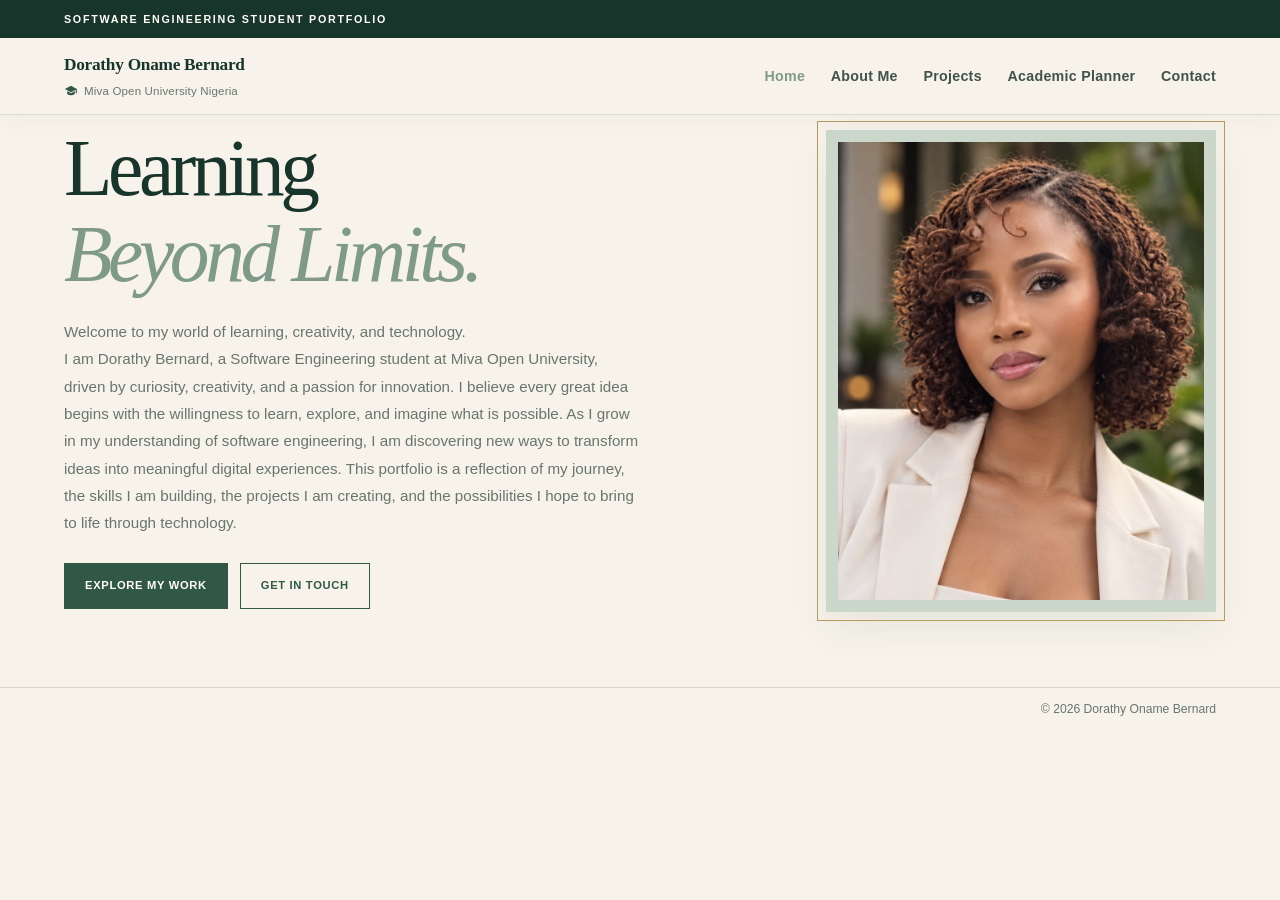
<file: index.html>
<!DOCTYPE html>
<html lang="en">
<head>
    <meta charset="UTF-8">
    <meta name="viewport" content="width=device-width, initial-scale=1.0">

    <title>Dorathy Oname Bernard | Software Engineering Portfolio</title>

    <meta
        name="description"
        content="Welcome to the academic portfolio of Dorathy Oname Bernard, a Software Engineering student at Miva Open University, Nigeria."
    >

    <link rel="stylesheet" href="style.css">
</head>

<body>

    <!-- ACADEMIC HEADER -->
    <header class="site-header">

        <div class="academic-label">
            <div class="academic-label-inner">
                <strong>SOFTWARE ENGINEERING STUDENT PORTFOLIO</strong>
                <span>
                   
                </span>
            </div>
        </div>

        <!-- MAIN NAVIGATION -->
        <nav class="navbar" aria-label="Main navigation">

            <a
                href="index.html"
                class="brand"
                aria-label="Dorathy Oname Bernard home"
            >
                <span class="brand-details">

                    <strong>Dorathy Oname Bernard</strong>

                    <span class="brand-university">
                        <svg viewBox="0 0 24 24" aria-hidden="true">
                            <path d="M12 3 1.5 8.5 12 14l8-4.2V16h2V8.5L12 3Zm-6.5 9.1V17c3.8 2.8 9.2 2.8 13 0v-4.9L12 16l-6.5-3.9Z"/>
                        </svg>

                        Miva Open University Nigeria
                    </span>

                </span>
            </a>

            <ul class="nav-links">

                <li>
                    <a href="index.html" aria-current="page">Home</a>
                </li>

                <li>
                    <a href="about.html">About Me</a>
                </li>

                <li>
                    <a href="project.html">Projects</a>
                </li>

                <li>
                    <a href="planner.html">Academic Planner</a>
                </li>

                <li>
                    <a href="contact.html">Contact</a>
                </li>

            </ul>

        </nav>

    </header>

    <main>

        <!-- HOME PAGE -->
        <section id="home" class="hero">

            <div class="hero-content">

                <p class="eyebrow">


                <h1>
                    Learning
                    <span>Beyond Limits.</span>
                </h1>

                
<p class="hero-description">
    Welcome to my world of learning, creativity, and technology.

    <br>

    I am Dorathy Bernard, a Software Engineering student
    at Miva Open University, driven by curiosity, creativity,
    and a passion for innovation. I believe every great idea
    begins with the willingness to learn, explore, and imagine
    what is possible. As I grow in my understanding of software
    engineering, I am discovering new ways to transform ideas
    into meaningful digital experiences. This portfolio is a
    reflection of my journey, the skills I am building, the
    projects I am creating, and the possibilities I hope to
    bring to life through technology.
</p>

                <!-- HOMEPAGE BUTTONS -->
                <div class="hero-buttons">

                    <a
                        href="project.html"
                        class="btn btn-primary"
                    >
                        Explore My Work
                    </a>

                    <a
                        href="contact.html"
                        class="btn btn-secondary"
                    >
                        Get In Touch
                    </a>

                </div>

            </div>

            <!-- PROFILE PHOTOGRAPH -->
            <div class="hero-image">

                <div class="image-frame">

                    <img
                        src="profile1.jpg"
                        alt="Portrait of Dorathy Oname Bernard"
                    >

                </div>

                <div class="image-caption">


                   

                </div>

            </div>

        </section>

    </main>

    <!-- FOOTER BRANDING -->
<footer class="site-footer">
    <p class="footer-right">
        &copy; 2026 Dorathy Oname Bernard
    </p>
</footer>


</body>
</html>
</file>
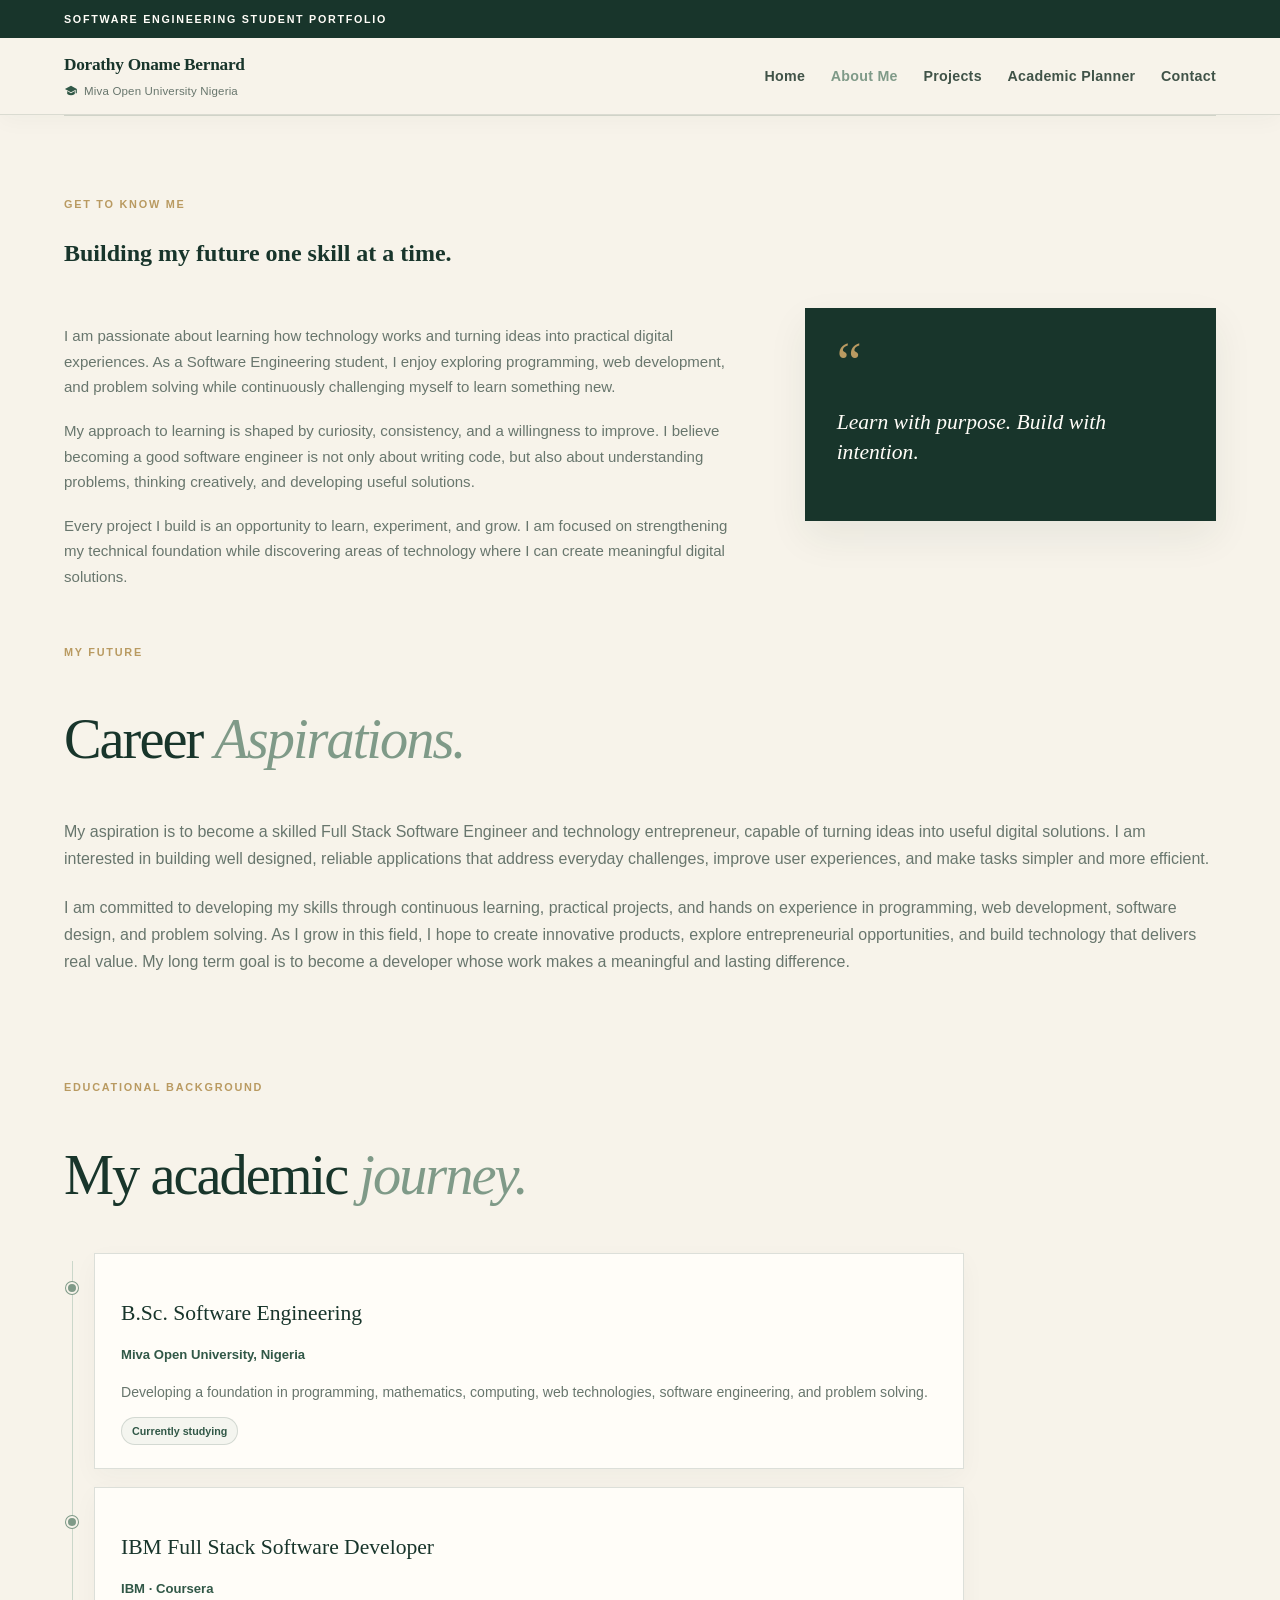
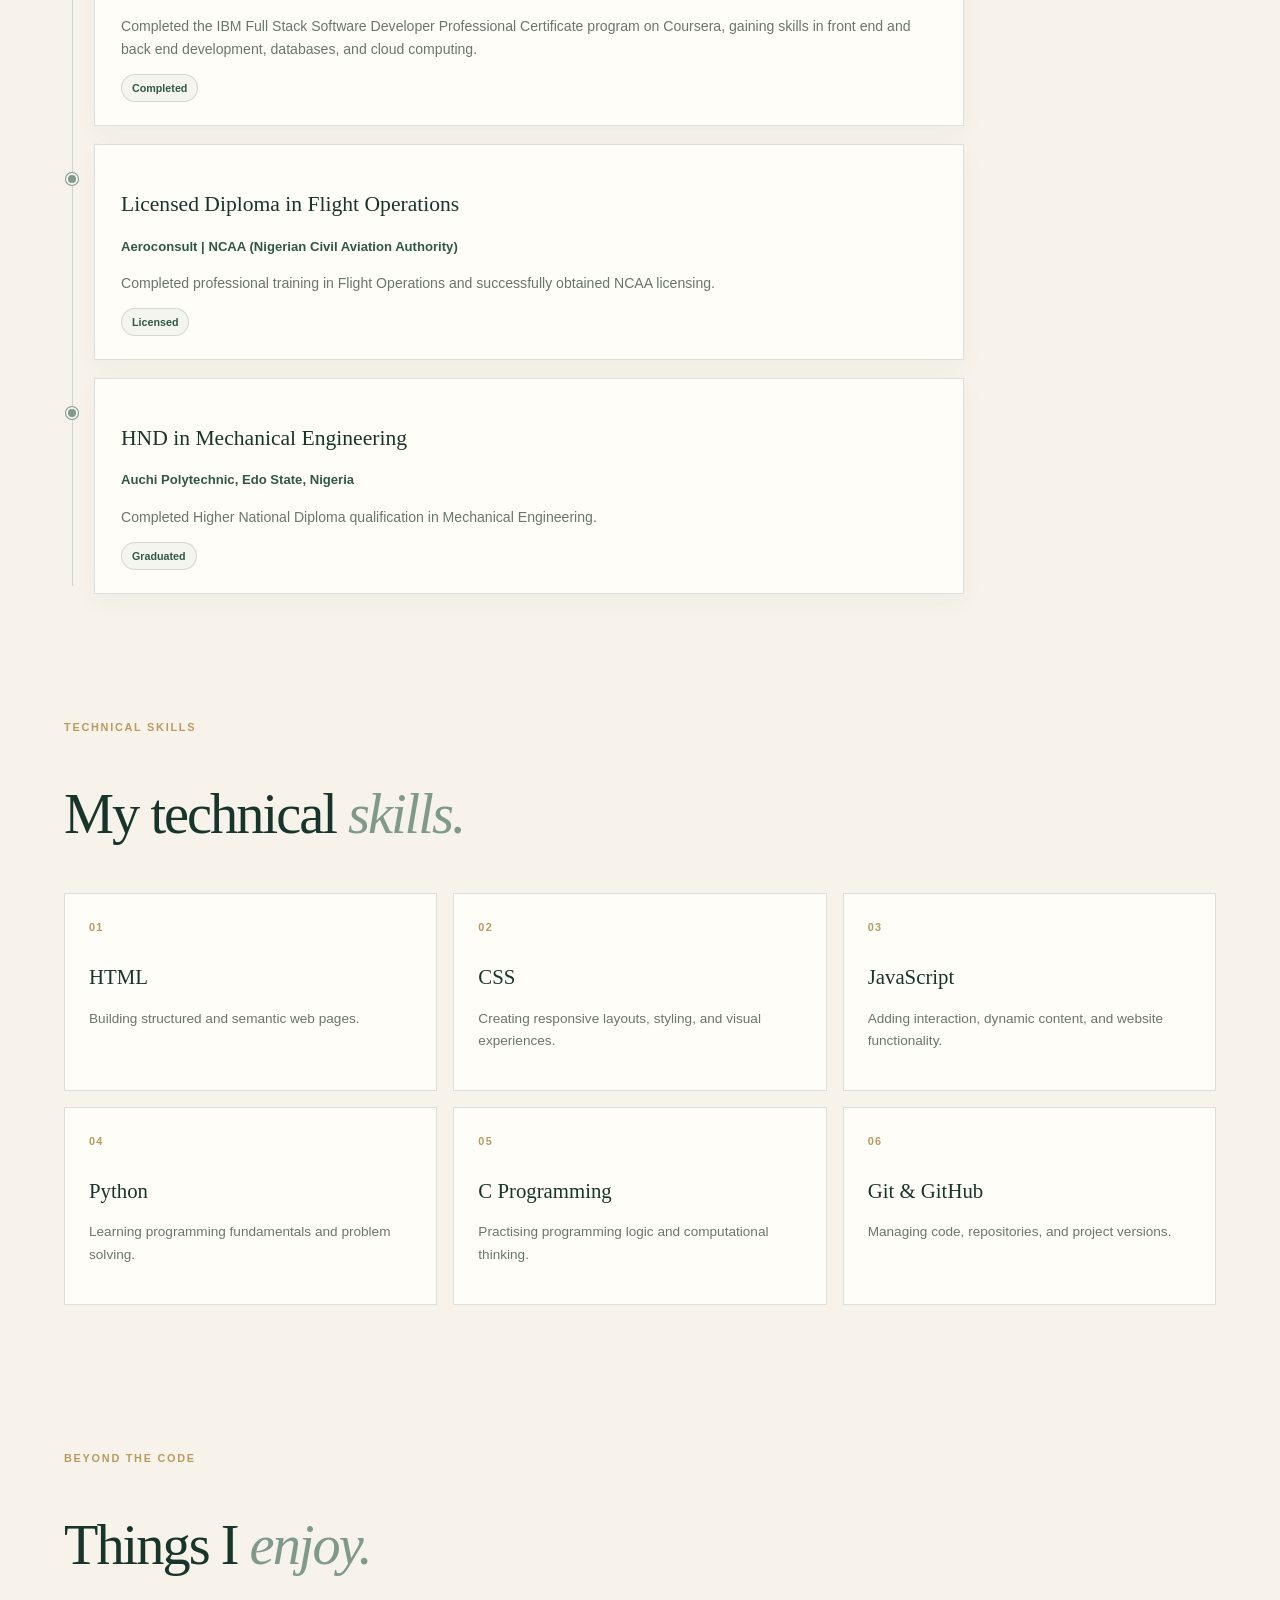
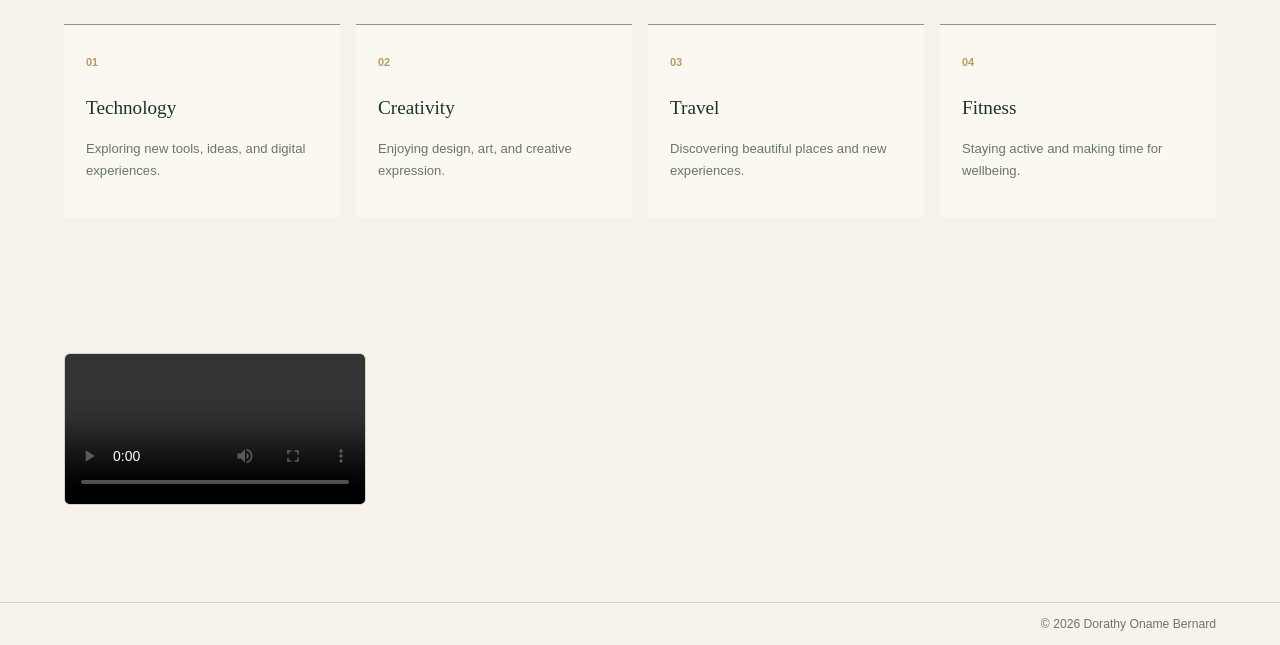
<file: about.html>
<!DOCTYPE html>
<html lang="en">
<head>
    <meta charset="UTF-8">
    <meta name="viewport" content="width=device-width, initial-scale=1.0">

    <title>About Me | Dorathy Oname Bernard</title>

    <meta
        name="description"
        content="Learn about Dorathy Oname Bernard, her educational background, career aspirations, technical skills, and interests."
    >

    <link rel="stylesheet" href="style.css">
</head>

<body>

    <!-- PROFESSIONAL ACADEMIC HEADER -->
    <header class="site-header">

        <div class="academic-label">
            <div class="academic-label-inner">
                <strong>SOFTWARE ENGINEERING STUDENT PORTFOLIO</strong>
                <span>
                   
                </span>
            </div>
        </div>

        <!-- MAIN NAVIGATION -->
        <nav class="navbar" aria-label="Main navigation">

            <a href="index.html" class="brand"
               aria-label="Dorathy Oname Bernard home">

                <span class="brand-details">
                    <strong>Dorathy Oname Bernard</strong>

                    <span class="brand-university">
                        <svg viewBox="0 0 24 24" aria-hidden="true">
                            <path d="M12 3 1.5 8.5 12 14l8-4.2V16h2V8.5L12 3Zm-6.5 9.1V17c3.8 2.8 9.2 2.8 13 0v-4.9L12 16l-6.5-3.9Z"/>
                        </svg>
                        Miva Open University Nigeria
                    </span>
                </span>

            </a>

            <ul class="nav-links">
                <li><a href="index.html">Home</a></li>
                <li><a href="about.html" aria-current="page">About Me</a></li>
                <li><a href="project.html">Projects</a></li>
                <li><a href="planner.html">Academic Planner</a></li>
                <li><a href="contact.html">Contact</a></li>
            </ul>

        </nav>

    </header>

    <main>

        <!-- ABOUT ME INTRODUCTION -->
        <section id="about" class="section about-section">

            <div class="section-heading">
                <p class="eyebrow">GET TO KNOW ME</p>

                <h1>
                    Building my future
                    <span>one skill at a time.</span>
                </h1>
            </div>

            <div class="about-grid">

                <div class="about-text">

                    <p>
                        I am passionate about learning how technology works
                        and turning ideas into practical digital experiences.
                        As a Software Engineering student, I enjoy exploring
                        programming, web development, and problem solving
                        while continuously challenging myself to learn
                        something new.
                    </p>

                    <p>
                        My approach to learning is shaped by curiosity,
                        consistency, and a willingness to improve. I believe
                        becoming a good software engineer is not only about
                        writing code, but also about understanding problems,
                        thinking creatively, and developing useful solutions.
                    </p>

                    <p>
                        Every project I build is an opportunity to learn,
                        experiment, and grow. I am focused on strengthening
                        my technical foundation while discovering areas of
                        technology where I can create meaningful digital
                        solutions.
                    </p>

                </div>

                <div class="about-highlight">
                    <span class="quote-mark">“</span>
                    <p>Learn with purpose. Build with intention.</p>
                </div>

            </div>

            <!-- CAREER ASPIRATIONS -->
            <div class="career-aspirations">

                <div class="section-heading">
                    <p class="eyebrow">MY FUTURE</p>
                    <h2>Career <span>Aspirations.</span></h2>
                </div>

                <p>
    My aspiration is to become a skilled Full Stack Software Engineer
    and technology entrepreneur, capable of turning ideas into useful
    digital solutions. I am interested in building well designed,
    reliable applications that address everyday challenges, improve
    user experiences, and make tasks simpler and more efficient.
</p>

<p>
    I am committed to developing my skills through continuous learning,
    practical projects, and hands on experience in programming,
    web development, software design, and problem solving. As I grow
    in this field, I hope to create innovative products, explore
    entrepreneurial opportunities, and build technology that delivers
    real value. My long term goal is to become a developer whose work
    makes a meaningful and lasting difference.
</p>
            </div>

        </section>

        <!-- EDUCATIONAL BACKGROUND -->
        <section id="education" class="section education-section">

            <div class="section-heading">
                <p class="eyebrow">EDUCATIONAL BACKGROUND</p>
                <h2>My academic <span>journey.</span></h2>
            </div>

            <div class="education-timeline">

                <article class="education-entry">
                    <span class="education-marker" aria-hidden="true"></span>

                    <div class="education-entry-content">
                        <h3>B.Sc. Software Engineering</h3>
                        <h4>Miva Open University, Nigeria</h4>

                        <p>
                            Developing a foundation in programming,
                            mathematics, computing, web technologies,
                            software engineering, and problem solving.
                        </p>

                        <span class="education-status">Currently studying</span>
                    </div>
                </article>

                <article class="education-entry">
                    <span class="education-marker" aria-hidden="true"></span>

                    <div class="education-entry-content">
                        <h3>IBM Full Stack Software Developer</h3>
                        <h4>IBM · Coursera</h4>

                        <p>
                            Completed the IBM Full Stack Software Developer Professional Certificate program on Coursera, gaining skills in front end and back end development, databases, and cloud computing.
                        </p>

                        <span class="education-status">Completed</span>
                    </div>
                </article>

                <article class="education-entry">
                    <span class="education-marker" aria-hidden="true"></span>

                    <div class="education-entry-content">
                        <h3>Licensed Diploma in Flight Operations</h3>
                        <h4>Aeroconsult | NCAA (Nigerian Civil Aviation Authority)</h4>

                        <p>
                            Completed professional training in Flight Operations and successfully obtained NCAA licensing.
                        </p>

                        <span class="education-status">Licensed</span>
                    </div>
                </article>

                <article class="education-entry">
                    <span class="education-marker" aria-hidden="true"></span>

                    <div class="education-entry-content">
                        <h3>HND in Mechanical Engineering</h3>
                        <h4>Auchi Polytechnic, Edo State, Nigeria</h4>

                        <p>
                            Completed Higher National Diploma qualification
                            in Mechanical Engineering.
                        </p>

                        <span class="education-status">Graduated</span>
                    </div>
                </article>

            </div>

        </section>

        <!-- TECHNICAL SKILLS -->
        <section id="skills" class="section skills-section">

            <div class="section-heading">
                <p class="eyebrow">TECHNICAL SKILLS</p>
                <h2>My technical <span>skills.</span></h2>
            </div>

            <div class="skills-grid">

                <article class="skill-card">
                    <span class="skill-number">01</span>
                    <h3>HTML</h3>
                    <p>Building structured and semantic web pages.</p>
                </article>

                <article class="skill-card">
                    <span class="skill-number">02</span>
                    <h3>CSS</h3>
                    <p>Creating responsive layouts, styling, and visual experiences.</p>
                </article>

                <article class="skill-card">
                    <span class="skill-number">03</span>
                    <h3>JavaScript</h3>
                    <p>Adding interaction, dynamic content, and website functionality.</p>
                </article>

                <article class="skill-card">
                    <span class="skill-number">04</span>
                    <h3>Python</h3>
                    <p>Learning programming fundamentals and problem solving.</p>
                </article>

                <article class="skill-card">
                    <span class="skill-number">05</span>
                    <h3>C Programming</h3>
                    <p>Practising programming logic and computational thinking.</p>
                </article>

                <article class="skill-card">
                    <span class="skill-number">06</span>
                    <h3>Git &amp; GitHub</h3>
                    <p>Managing code, repositories, and project versions.</p>
                </article>

            </div>

        </section>

        <!-- HOBBIES AND INTERESTS -->
        <section id="interests" class="section interests-section">

            <div class="section-heading">
                <p class="eyebrow">BEYOND THE CODE</p>
                <h2>Things I <span>enjoy.</span></h2>
            </div>

            <div class="interests-grid">

                <article class="interest-item">
                    <span>01</span>
                    <h3>Technology</h3>
                    <p>Exploring new tools, ideas, and digital experiences.</p>
                </article>

                <article class="interest-item">
                    <span>02</span>
                    <h3>Creativity</h3>
                    <p>Enjoying design, art, and creative expression.</p>
                </article>

                <article class="interest-item">
                    <span>03</span>
                    <h3>Travel</h3>
                    <p>Discovering beautiful places and new experiences.</p>
                </article>

                <article class="interest-item">
                    <span>04</span>
                    <h3>Fitness</h3>
                    <p>Staying active and making time for wellbeing.</p>
                </article>

            </div>

        </section>

<!-- BEYOND THE CODE -->
<section class="section about-media-section" id="learning-journey">

    <div class="about-media-card">
        <video
            controls
            preload="metadata"
            playsinline
            aria-label="Dorathy coding and developing software"
        >
            <source src="Video Project.mp4" type="video/mp4">
            
        </video>

    </div>

</section>


      <!-- FOOTER BRANDING -->
<footer class="site-footer">
    <div class="footer-left">
        Miva Open University Nigeria
    </div>

    <p class="footer-right">
        &copy; 2026 Dorathy Oname Bernard
    </p>
</footer>

</body>
</html>
</file>
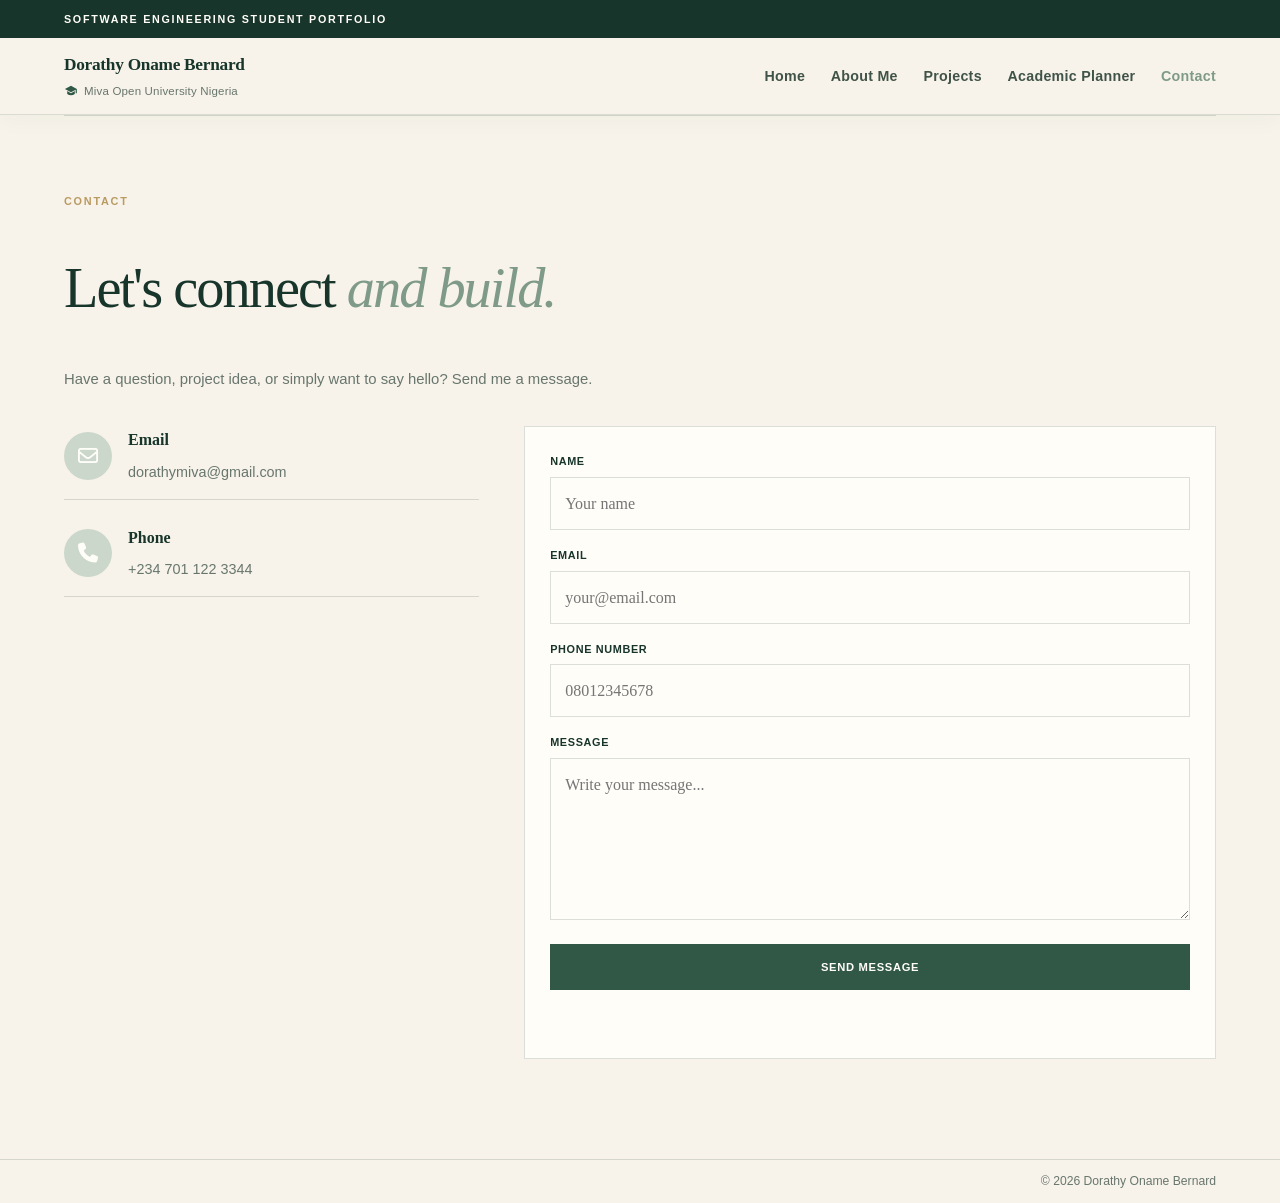
<file: contact.html>
<!DOCTYPE html>
<html lang="en">

<head>
    <meta charset="UTF-8">
    <meta name="viewport" content="width=device-width, initial-scale=1.0">

    <meta name="description"
        content="Contact Dorathy Oname Bernard, Software Engineering student at Miva Open University, Nigeria.">

    <title>Contact | Dorathy Oname Bernard</title>

    <link rel="stylesheet" href="style.css">

    <!-- Font Awesome icons -->
    <link rel="stylesheet"
        href="https://cdnjs.cloudflare.com/ajax/libs/font-awesome/6.7.2/css/all.min.css">

    <style>
        /* Contact details */
        .contact-details {
            display: flex;
            flex-direction: column;
            gap: 24px;
        }

        .contact-details .contact-item {
            display: flex;
            align-items: center;
            gap: 16px;
        }

        .contact-icon {
            width: 48px;
            height: 48px;
            min-width: 48px;
            display: flex;
            align-items: center;
            justify-content: center;
            border-radius: 50%;
            background: var(--green-dark);
            color: var(--cream);
            font-size: 20px;
        }

        .contact-info {
            min-width: 0;
        }

        .contact-info h3 {
            margin: 0 0 4px;
            color: var(--green-dark);
            font-size: 1rem;
            font-weight: 700;
        }

        .contact-info p,
        .contact-info a {
            margin: 0;
            color: var(--muted);
            font-size: 0.9rem;
            line-height: 1.5;
            overflow-wrap: anywhere;
        }

        .contact-info a {
            text-decoration: none;
        }

        .contact-info a:hover {
            color: var(--green);
            text-decoration: underline;
        }

        @media (max-width: 480px) {
            .contact-details {
                gap: 20px;
            }

            .contact-details .contact-item {
                gap: 12px;
            }

            .contact-icon {
                width: 42px;
                height: 42px;
                min-width: 42px;
                font-size: 18px;
            }
        }
    </style>
</head>

<body>

    <!-- HEADER -->
    <header class="site-header">

        <div class="academic-label">
            <div class="academic-label-inner">
                <strong>SOFTWARE ENGINEERING STUDENT PORTFOLIO</strong>
                <span></span>
            </div>
        </div>

        <nav class="navbar" aria-label="Main navigation">

            <a href="index.html" class="brand"
                aria-label="Dorathy Oname Bernard home">

                <span class="brand-details">
                    <strong>Dorathy Oname Bernard</strong>

                    <span class="brand-university">
                        <svg viewBox="0 0 24 24" aria-hidden="true">
                            <path d="M12 3 1.5 8.5 12 14l8-4.2V16h2V8.5L12 3Zm-6.5 9.1V17c3.8 2.8 9.2 2.8 13 0v-4.9L12 16l-6.5-3.9Z" />
                        </svg>
                        Miva Open University Nigeria
                    </span>
                </span>
            </a>

            <ul class="nav-links">
                <li><a href="index.html">Home</a></li>
                <li><a href="about.html">About Me</a></li>
                <li><a href="project.html">Projects</a></li>
                <li><a href="planner.html">Academic Planner</a></li>
                <li><a href="contact.html" aria-current="page">Contact</a></li>
            </ul>

        </nav>
    </header>

    <!-- MAIN CONTENT -->
    <main>

        <section id="contact" class="section contact-section">

            <div class="section-heading">
                <p class="eyebrow">CONTACT</p>

                <h2>
                    Let's connect
                    <span>and build.</span>
                </h2>

                <p class="section-intro">
                    Have a question, project idea, or simply
                    want to say hello? Send me a message.
                </p>
            </div>

            <div class="contact-grid">

                <!-- CONTACT DETAILS -->
                <div class="contact-details">

    <div class="contact-item">
        <span class="contact-icon" aria-hidden="true">
            <i class="fa-regular fa-envelope"></i>
        </span>

        <div class="contact-info">
            <h3>Email</h3>
            <a href="mailto:dorathybern@gmail.com">
                dorathymiva@gmail.com
            </a>
        </div>
    </div>

    <div class="contact-item">
        <span class="contact-icon" aria-hidden="true">
            <i class="fa-solid fa-phone"></i>
        </span>

        <div class="contact-info">
            <h3>Phone</h3>
            <a href="tel:+2347011223344">
                +234 701 122 3344
            </a>
        </div>
    </div>

</div>

                <!-- CONTACT FORM -->
                <form id="contactForm" class="contact-form" novalidate>

                    <div class="form-group">
                        <label for="name">NAME</label>

                        <input
                            type="text"
                            id="name"
                            name="name"
                            placeholder="Your name"
                            autocomplete="name"
                            required
                            aria-describedby="nameError">

                        <small class="field-error" id="nameError"></small>
                    </div>

                    <div class="form-group">
                        <label for="email">EMAIL</label>

                        <input
                            type="email"
                            id="email"
                            name="email"
                            placeholder="your@email.com"
                            autocomplete="email"
                            required
                            aria-describedby="emailError">

                        <small class="field-error" id="emailError"></small>
                    </div>

                    <div class="form-group">
                        <label for="phone">PHONE NUMBER</label>

                        <input
                            type="tel"
                            id="phone"
                            name="phone"
                            placeholder="08012345678"
                            autocomplete="tel"
                            inputmode="tel"
                            required
                            aria-describedby="phoneError">

                        <small class="field-error" id="phoneError"></small>
                    </div>

                    <div class="form-group">
                        <label for="message">MESSAGE</label>

                        <textarea
                            id="message"
                            name="message"
                            rows="5"
                            placeholder="Write your message..."
                            required
                            minlength="10"
                            aria-describedby="messageError"></textarea>

                        <small class="field-error" id="messageError"></small>
                    </div>

                    <button type="submit" class="btn btn-primary">
                        SEND MESSAGE
                    </button>

                    <p
                        id="formMessage"
                        class="form-message"
                        role="status"
                        aria-live="polite"></p>

                </form>

            </div>
        </section>

    </main>

    <!-- FOOTER -->
    <footer class="site-footer">
        <div class="footer-left">
            Miva Open University Nigeria
        </div>

        <p class="footer-right">
            &copy; 2026 Dorathy Oname Bernard
        </p>
    </footer>

    <!-- CONTACT FORM VALIDATION -->
    <script>
        const contactForm = document.getElementById("contactForm");
        const formMessage = document.getElementById("formMessage");

        const fields = {
            name: document.getElementById("name"),
            email: document.getElementById("email"),
            phone: document.getElementById("phone"),
            message: document.getElementById("message")
        };

        const errorElements = {
            name: document.getElementById("nameError"),
            email: document.getElementById("emailError"),
            phone: document.getElementById("phoneError"),
            message: document.getElementById("messageError")
        };

        function showError(fieldName, message) {
            errorElements[fieldName].textContent = message;
            fields[fieldName].setAttribute("aria-invalid", "true");
        }

        function clearError(fieldName) {
            errorElements[fieldName].textContent = "";
            fields[fieldName].removeAttribute("aria-invalid");
        }

        function clearAllErrors() {
            Object.keys(fields).forEach(clearError);
            formMessage.textContent = "";
            formMessage.classList.remove("error", "success");
        }

        function validateForm() {
            clearAllErrors();

            const name = fields.name.value.trim();
            const email = fields.email.value.trim();
            const phone = fields.phone.value.trim();
            const message = fields.message.value.trim();

            let isValid = true;

            if (name.length < 2) {
                showError("name", "Please enter your name.");
                isValid = false;
            }

            const emailPattern = /^[^\s@]+@[^\s@]+\.[^\s@]+$/;

            if (!emailPattern.test(email)) {
                showError("email", "Please enter a valid email address.");
                isValid = false;
            }

            // Accept common Nigerian phone formats, including +234.
            const normalizedPhone = phone.replace(/[\s()-]/g, "");
            const phonePattern = /^(?:\+234|234|0)[789][01]\d{8}$/;

            if (!phonePattern.test(normalizedPhone)) {
                showError(
                    "phone",
                    "Enter a valid Nigerian phone number, for example 08012345678."
                );
                isValid = false;
            }

            if (message.length < 10) {
                showError(
                    "message",
                    "Please enter a message of at least 10 characters."
                );
                isValid = false;
            }

            if (!isValid) {
                const firstInvalidField = contactForm.querySelector(
                    '[aria-invalid="true"]'
                );

                if (firstInvalidField) {
                    firstInvalidField.focus();
                }
            }

            return isValid;
        }

        // Clear errors when a visitor edits a field.
        Object.keys(fields).forEach(function (fieldName) {
            fields[fieldName].addEventListener("input", function () {
                clearError(fieldName);
                formMessage.textContent = "";
                formMessage.classList.remove("error", "success");
            });
        });

        contactForm.addEventListener("submit", function (event) {
            event.preventDefault();

            if (!validateForm()) {
                formMessage.textContent =
                    "Please correct the highlighted fields and try again.";

                formMessage.classList.add("error");
                return;
            }

            // This is a front-end demonstration.
            // No email is sent until a message delivery service is connected.
            formMessage.textContent =
                "Your details have passed validation. Message delivery is not connected yet.";

            formMessage.classList.add("success");
        });
    </script>

</body>
</html>
</file>
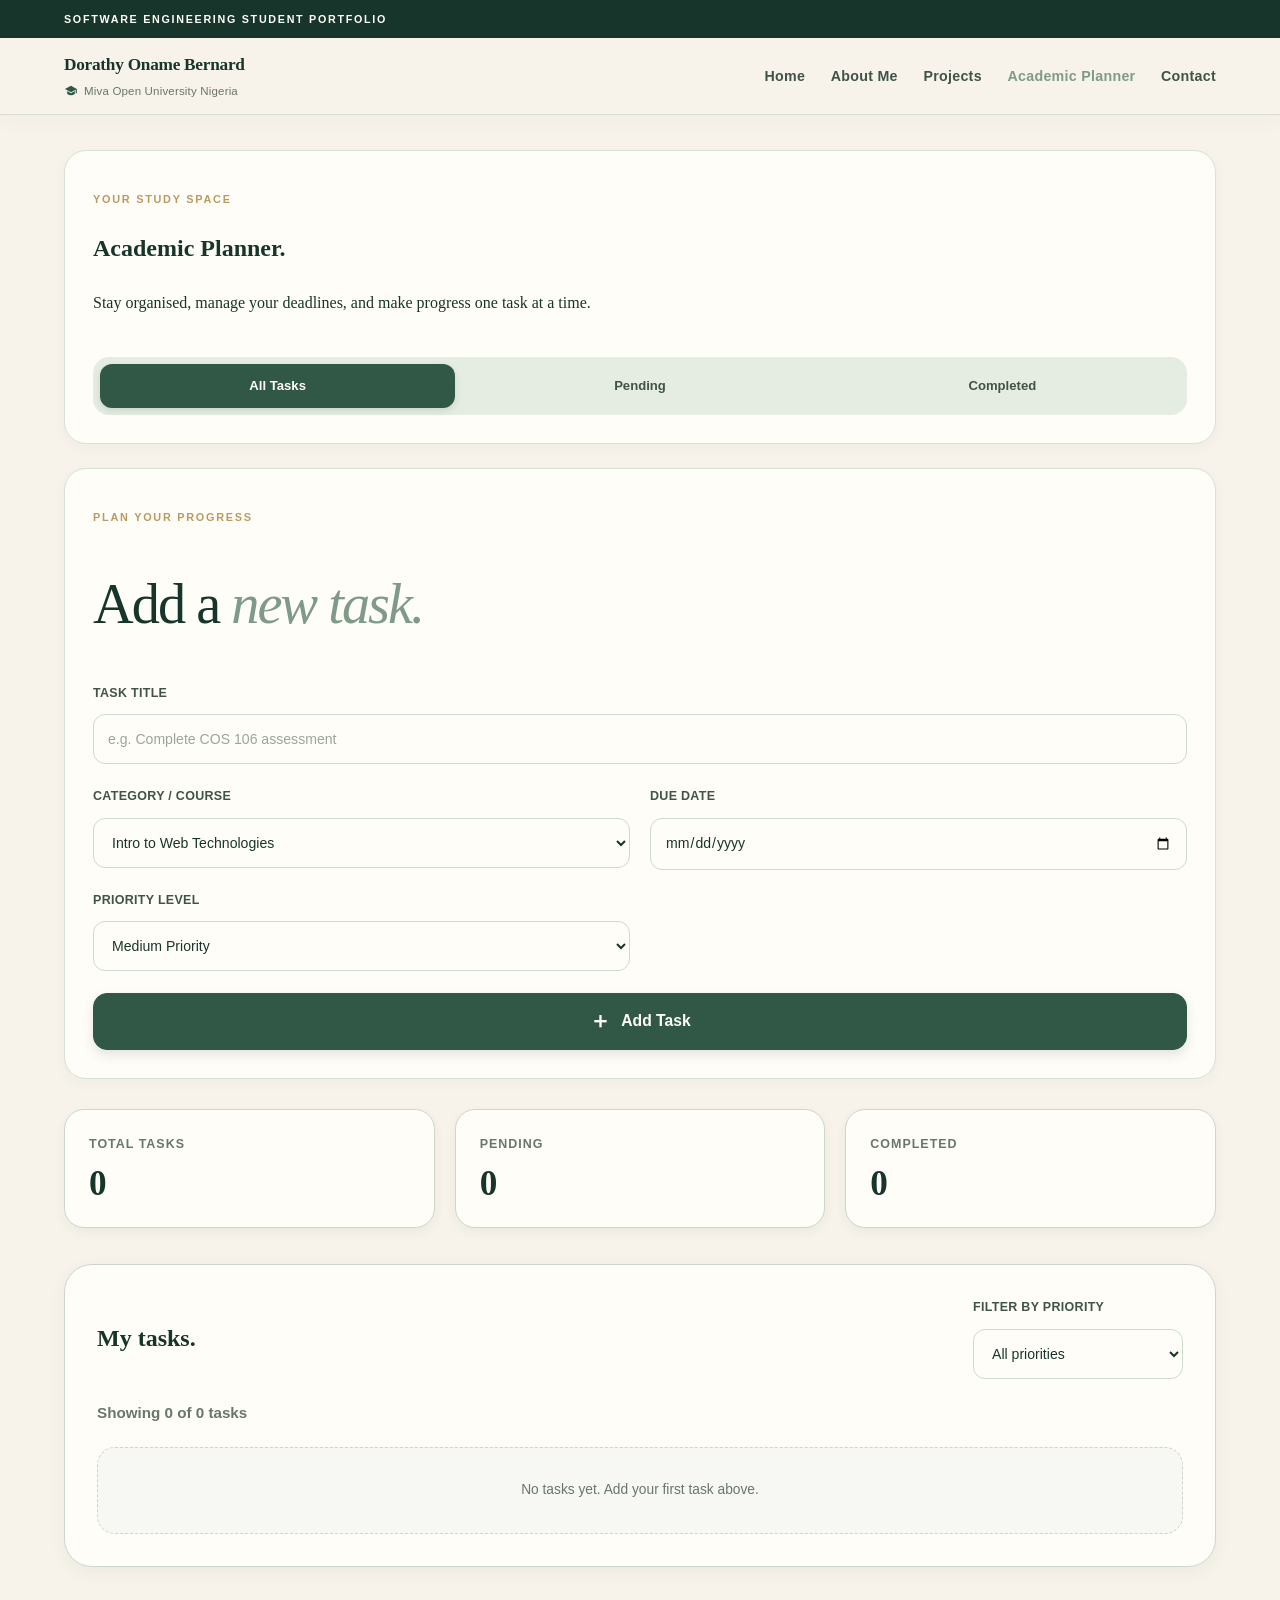
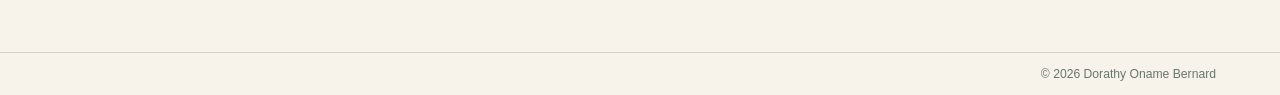
<file: planner.html>
<!DOCTYPE html>
<html lang="en">
<head>
    <meta charset="UTF-8">
    <meta name="viewport" content="width=device-width, initial-scale=1.0">

    <title>Academic Planner | Dorathy Oname Bernard</title>

    <meta
        name="description"
        content="Academic Planner for organising coursework, deadlines, priorities, and study tasks."
    >

    <link rel="stylesheet" href="style.css">
</head>

<body>

    <!-- ACADEMIC HEADER -->
    <header class="site-header">

        <div class="academic-label">
            <div class="academic-label-inner">
                <strong>SOFTWARE ENGINEERING STUDENT PORTFOLIO</strong>

                <span>
                   
            </div>
        </div>

        <!-- MAIN NAVIGATION -->
        <nav class="navbar" aria-label="Main navigation">

            <a
                href="index.html"
                class="brand"
                aria-label="Dorathy Oname Bernard home"
            >
                <span class="brand-details">

                    <strong>Dorathy Oname Bernard</strong>

                    <span class="brand-university">
                        <svg viewBox="0 0 24 24" aria-hidden="true">
                            <path d="M12 3 1.5 8.5 12 14l8-4.2V16h2V8.5L12 3Zm-6.5 9.1V17c3.8 2.8 9.2 2.8 13 0v-4.9L12 16l-6.5-3.9Z"/>
                        </svg>
                        Miva Open University Nigeria
                    </span>

                </span>
            </a>

            <ul class="nav-links">
                <li><a href="index.html">Home</a></li>
                <li><a href="about.html">About Me</a></li>
                <li><a href="project.html">Projects</a></li>
                <li>
                    <a href="planner.html" aria-current="page">
                        Academic Planner
                    </a>
                </li>
                <li><a href="contact.html">Contact</a></li>
            </ul>

        </nav>

    </header>

    <main>

        <!-- ACADEMIC PLANNER -->
        <section class="section planner-section" id="planner">

            <!-- PLANNER INTRODUCTION AND FILTERS -->
            <div class="planner-filter-card">

                <div class="planner-filter-heading">

                    <div>
                        <p class="eyebrow">YOUR STUDY SPACE</p>

                        <h1>
                            Academic
                            <span>Planner.</span>
                        </h1>

                        <p>
                            Stay organised, manage your deadlines,
                            and make progress one task at a time.
                        </p>
                    </div>

                </div>

                <!-- TASK STATUS FILTERS -->
                <div
                    class="task-filters"
                    role="group"
                    aria-label="Filter academic tasks by status"
                >

                    <button
                        type="button"
                        class="task-filter is-active"
                        data-filter="all"
                        aria-pressed="true"
                    >
                        All Tasks
                    </button>

                    <button
                        type="button"
                        class="task-filter"
                        data-filter="pending"
                        aria-pressed="false"
                    >
                        Pending
                    </button>

                    <button
                        type="button"
                        class="task-filter"
                        data-filter="completed"
                        aria-pressed="false"
                    >
                        Completed
                    </button>

                </div>

            </div>

            <!-- ADD TASK FORM -->
            <div class="planner-form-card">

                <div class="section-heading">
                    <p class="eyebrow">PLAN YOUR PROGRESS</p>
                    <h2>Add a <span>new task.</span></h2>
                </div>

                <form id="academicTaskForm">

                    <div class="planner-field">

                        <label for="taskInput">TASK TITLE</label>

                        <input
                            id="taskInput"
                            name="task"
                            type="text"
                            placeholder="e.g. Complete COS 106 assessment"
                            maxlength="180"
                            required
                        >

                    </div>

                    <div class="planner-form-grid">

                        <div class="planner-field">

                            <label for="taskCategory">
                                CATEGORY / COURSE
                            </label>

                            <select id="taskCategory" name="category">

                                <option value="Intro to Web Technologies">
                                    Intro to Web Technologies
                                </option>

                                <option value="Programming">
                                    Programming
                                </option>

                                <option value="Systems Analysis and Design">
                                    Systems Analysis and Design
                                </option>

                                <option value="Software Engineering">
                                    Software Engineering
                                </option>

                                <option value="General">
                                    General
                                </option>

                            </select>

                        </div>

                        <div class="planner-field">

                            <label for="taskDueDate">DUE DATE</label>

                            <input
                                id="taskDueDate"
                                name="dueDate"
                                type="date"
                            >

                        </div>

                        <div class="planner-field planner-priority-field">

                            <label for="taskPriority">
                                PRIORITY LEVEL
                            </label>

                            <select id="taskPriority" name="priority">

                                <option value="medium">
                                    Medium Priority
                                </option>

                                <option value="high">
                                    High Priority
                                </option>

                                <option value="low">
                                    Low Priority
                                </option>

                            </select>

                        </div>

                    </div>

                    <button
                        id="addTaskButton"
                        class="planner-add-button"
                        type="submit"
                    >
                        <span aria-hidden="true">＋</span>
                        Add Task
                    </button>

                    <p
                        id="taskMessage"
                        class="planner-message"
                        role="status"
                        aria-live="polite"
                    ></p>

                </form>

            </div>

            <!-- TASK SUMMARY -->
            <div class="planner-summary">

                <div class="planner-summary-card">
                    <span class="summary-label">TOTAL TASKS</span>
                    <strong id="totalTaskCount">0</strong>
                </div>

                <div class="planner-summary-card">
                    <span class="summary-label">PENDING</span>
                    <strong id="pendingTaskCount">0</strong>
                </div>

                <div class="planner-summary-card">
                    <span class="summary-label">COMPLETED</span>
                    <strong id="completedTaskCount">0</strong>
                </div>

            </div>

            <!-- TASK LIST AND PRIORITY FILTER -->
            <div class="planner-list-card">

                <div class="planner-list-heading">

                    <div>
                       
                        <h2>My <span>tasks.</span></h2>
                    </div>

                    <div class="planner-field priority-filter-field">

                        <label for="priorityFilter">
                            FILTER BY PRIORITY
                        </label>

                        <select id="priorityFilter">

                            <option value="all">All priorities</option>
                            <option value="high">High priority</option>
                            <option value="medium">Medium priority</option>
                            <option value="low">Low priority</option>

                        </select>

                    </div>

                </div>

                <p id="visibleTaskCount" class="task-count">
                    Showing 0 tasks
                </p>

                <div
                    id="taskList"
                    class="task-list"
                    aria-live="polite"
                >

                    <p class="empty-task-message">
                        No tasks yet. Add your first task above.
                    </p>

                </div>

            </div>

            </div>

        </section>

    </main>

      <!-- FOOTER BRANDING -->
<footer class="site-footer">
    <div class="footer-left">
        Miva Open University Nigeria
    </div>

    <p class="footer-right">
        &copy; 2026 Dorathy Oname Bernard
    </p>
</footer>

    <!-- ACADEMIC PLANNER JAVASCRIPT -->
    <script>
        (() => {
            "use strict";

            const taskInput = document.getElementById("taskInput");
            const taskCategory = document.getElementById("taskCategory");
            const taskDueDate = document.getElementById("taskDueDate");
            const taskPriority = document.getElementById("taskPriority");
            const taskForm = document.getElementById("academicTaskForm");
            const taskList = document.getElementById("taskList");
            const taskMessage = document.getElementById("taskMessage");
            const priorityFilter = document.getElementById("priorityFilter");
            const filterButtons = document.querySelectorAll(".task-filter");

            const totalTaskCount = document.getElementById("totalTaskCount");
            const pendingTaskCount = document.getElementById("pendingTaskCount");
            const completedTaskCount = document.getElementById("completedTaskCount");
            const visibleTaskCount = document.getElementById("visibleTaskCount");

            const STORAGE_KEY = "dorathyPortfolioAcademicTasks";

            let tasks = [];
            let currentFilter = "all";
            let currentPriorityFilter = "all";

            function showMessage(message) {
                taskMessage.textContent = message;
            }

            function loadTasks() {
                try {
                    const savedTasks = localStorage.getItem(STORAGE_KEY);

                    if (!savedTasks) {
                        tasks = [];
                        return;
                    }

                    const parsedTasks = JSON.parse(savedTasks);

                    if (!Array.isArray(parsedTasks)) {
                        tasks = [];
                        return;
                    }

                    tasks = parsedTasks
                        .map((task, index) => ({
                            id: task.id || `${Date.now()}-${index}`,
                            text: String(task.text || task.title || ""),
                            category: task.category || "General",
                            dueDate: task.dueDate || "",
                            priority: ["high", "medium", "low"].includes(task.priority)
                                ? task.priority
                                : "medium",
                            completed: Boolean(task.completed)
                        }))
                        .filter(task => task.text.trim() !== "");

                } catch (error) {
                    console.error("Could not load academic tasks:", error);
                    tasks = [];
                    showMessage("Saved tasks could not be loaded.");
                }
            }

            function saveTasks() {
                try {
                    localStorage.setItem(STORAGE_KEY, JSON.stringify(tasks));
                    return true;

                } catch (error) {
                    console.error("Could not save academic tasks:", error);
                    showMessage("Your changes could not be saved in this browser.");
                    return false;
                }
            }

            function formatDueDate(dateString) {
                if (!dateString) {
                    return "No due date set";
                }

                const parts = dateString.split("-").map(Number);
                const date = new Date(parts[0], parts[1] - 1, parts[2]);

                return "Due " + date.toLocaleDateString("en-GB", {
                    day: "numeric",
                    month: "short",
                    year: "numeric"
                });
            }

            function getDueDateStatus(task) {
                if (!task.dueDate || task.completed) {
                    return "";
                }

                const today = new Date();
                today.setHours(0, 0, 0, 0);

                const parts = task.dueDate.split("-").map(Number);
                const dueDate = new Date(parts[0], parts[1] - 1, parts[2]);
                dueDate.setHours(0, 0, 0, 0);

                if (dueDate < today) {
                    return "Overdue";
                }

                if (dueDate.getTime() === today.getTime()) {
                    return "Due today";
                }

                return "";
            }

            function createElement(tagName, className, text) {
                const element = document.createElement(tagName);

                if (className) {
                    element.className = className;
                }

                if (text !== undefined) {
                    element.textContent = text;
                }

                return element;
            }

            function updateSummary() {
                const completed = tasks.filter(task => task.completed).length;
                const pending = tasks.length - completed;

                totalTaskCount.textContent = tasks.length;
                pendingTaskCount.textContent = pending;
                completedTaskCount.textContent = completed;
            }

            function createTaskItem(task) {
                const item = createElement("article", "task-item");

                if (task.completed) {
                    item.classList.add("completed");
                }

                item.dataset.taskId = task.id;

                const taskMain = createElement("div", "task-main");

                const taskHeading = createElement("div", "task-heading");

                const checkbox = document.createElement("input");
                checkbox.type = "checkbox";
                checkbox.className = "task-checkbox";
                checkbox.checked = task.completed;
                checkbox.setAttribute(
                    "aria-label",
                    task.completed
                        ? `Mark ${task.text} as pending`
                        : `Mark ${task.text} as completed`
                );

                checkbox.addEventListener("change", () => {
                    toggleTask(task.id);
                });

                const title = createElement("h3", "task-text", task.text);

                if (task.completed) {
                    title.classList.add("task-completed-text");
                }

                taskHeading.append(checkbox, title);

                const metadata = createElement("div", "task-meta");

                metadata.appendChild(
                    createElement("span", "task-category", task.category)
                );

                metadata.appendChild(
                    createElement("span", "task-due-date", formatDueDate(task.dueDate))
                );

                const dueStatus = getDueDateStatus(task);

                if (dueStatus) {
                    metadata.appendChild(
                        createElement(
                            "span",
                            dueStatus === "Overdue"
                                ? "task-due-status overdue"
                                : "task-due-status due-today",
                            dueStatus
                        )
                    );
                }

                taskMain.append(taskHeading, metadata);

                const actions = createElement("div", "task-actions");

                actions.appendChild(
                    createElement(
                        "span",
                        `task-priority priority-${task.priority}`,
                        `${task.priority.charAt(0).toUpperCase()}${task.priority.slice(1)} priority`
                    )
                );

                const deleteButton = createElement(
                    "button",
                    "task-delete-button",
                    "Delete"
                );

                deleteButton.type = "button";
                deleteButton.setAttribute("aria-label", `Delete task: ${task.text}`);

                deleteButton.addEventListener("click", () => {
                    deleteTask(task.id);
                });

                actions.appendChild(deleteButton);
                item.append(taskMain, actions);

                return item;
            }

            function getFilteredTasks() {
                return tasks.filter(task => {
                    const matchesStatus =
                        currentFilter === "all" ||
                        (currentFilter === "pending" && !task.completed) ||
                        (currentFilter === "completed" && task.completed);

                    const matchesPriority =
                        currentPriorityFilter === "all" ||
                        task.priority === currentPriorityFilter;

                    return matchesStatus && matchesPriority;
                });
            }

            function renderTasks() {
                taskList.replaceChildren();

                const filteredTasks = getFilteredTasks();

                if (filteredTasks.length === 0) {
                    let message;

                    if (tasks.length === 0) {
                        message = "No tasks yet. Add your first task above.";
                    } else {
                        message = "No tasks match the selected filters.";
                    }

                    taskList.appendChild(
                        createElement("p", "empty-task-message", message)
                    );

                } else {
                    filteredTasks.forEach(task => {
                        taskList.appendChild(createTaskItem(task));
                    });
                }

                visibleTaskCount.textContent =
                    `Showing ${filteredTasks.length} of ${tasks.length} tasks`;

                updateSummary();
            }

            function addTask(event) {
                event.preventDefault();

                const text = taskInput.value.trim();

                if (!text) {
                    showMessage("Please enter a task title.");
                    taskInput.focus();
                    return;
                }

                const task = {
                    id: `${Date.now()}-${Math.random().toString(16).slice(2)}`,
                    text: text,
                    category: taskCategory.value,
                    dueDate: taskDueDate.value,
                    priority: taskPriority.value,
                    completed: false
                };

                tasks.unshift(task);

                const saved = saveTasks();

                currentFilter = "all";
                currentPriorityFilter = "all";
                priorityFilter.value = "all";

                filterButtons.forEach(button => {
                    const isActive = button.dataset.filter === "all";

                    button.classList.toggle("is-active", isActive);
                    button.setAttribute("aria-pressed", String(isActive));
                });

                renderTasks();
                taskForm.reset();

                taskCategory.value = "Intro to Web Technologies";
                taskPriority.value = "medium";

                showMessage(
                    saved
                        ? "Task added successfully."
                        : "Task added for this session, but could not be saved."
                );

                taskInput.focus();
            }

            function toggleTask(taskId) {
                tasks = tasks.map(task => {
                    if (task.id === taskId) {
                        return {
                            ...task,
                            completed: !task.completed
                        };
                    }

                    return task;
                });

                saveTasks();
                renderTasks();
                showMessage("Task status updated.");
            }

            function deleteTask(taskId) {
                const taskToDelete = tasks.find(task => task.id === taskId);

                if (!taskToDelete) {
                    return;
                }

                tasks = tasks.filter(task => task.id !== taskId);

                saveTasks();
                renderTasks();
                showMessage("Task deleted.");
            }

            function setStatusFilter(event) {
                const button = event.currentTarget;

                currentFilter = button.dataset.filter;

                filterButtons.forEach(filterButton => {
                    const isActive = filterButton === button;

                    filterButton.classList.toggle("is-active", isActive);
                    filterButton.setAttribute("aria-pressed", String(isActive));
                });

                renderTasks();
            }

            function setPriorityFilter() {
                currentPriorityFilter = priorityFilter.value;
                renderTasks();
            }

            taskForm.addEventListener("submit", addTask);

            filterButtons.forEach(button => {
                button.addEventListener("click", setStatusFilter);
            });

            priorityFilter.addEventListener("change", setPriorityFilter);

            loadTasks();
            renderTasks();

        })();
    </script>

</body>
</html>
</file>
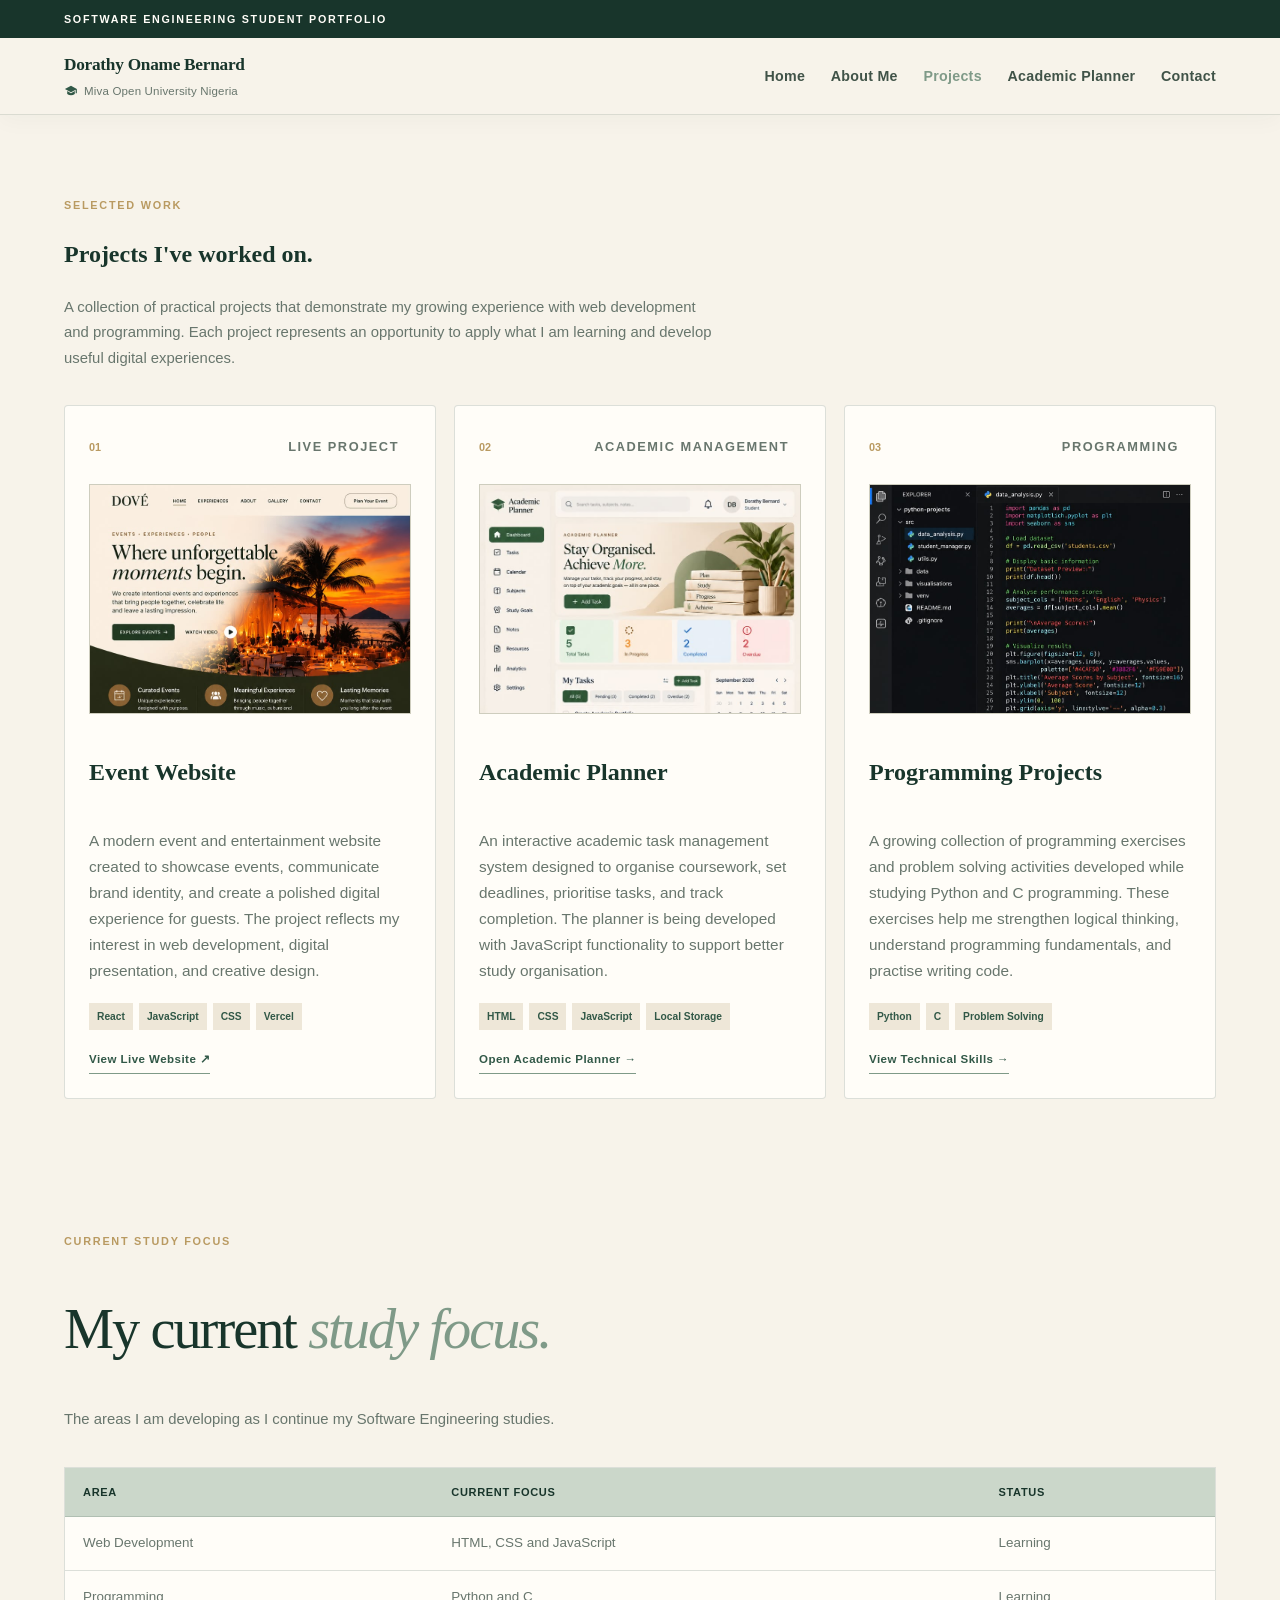
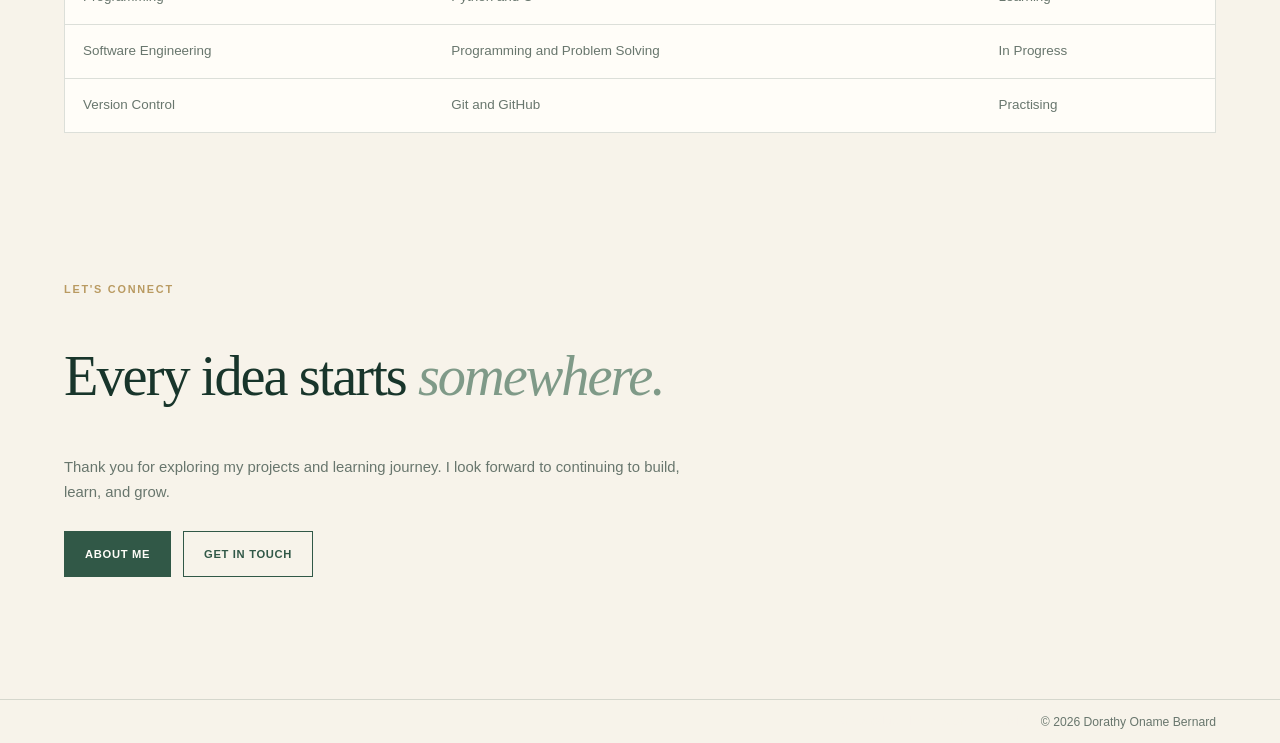
<file: project.html>
<!DOCTYPE html>
<html lang="en">
<head>
    <meta charset="UTF-8">
    <meta name="viewport" content="width=device-width, initial-scale=1.0">

    <title>Projects | Dorathy Oname Bernard</title>

    <meta
        name="description"
        content="Explore the web development, academic planning, and programming projects of Dorathy Oname Bernard, a Software Engineering student at Miva Open University."
    >

    <link rel="stylesheet" href="style.css">
</head>

<body>

    <!-- ACADEMIC HEADER -->
    <header class="site-header">

        <div class="academic-label">
            <div class="academic-label-inner">
                <strong>SOFTWARE ENGINEERING STUDENT PORTFOLIO</strong>
                <span>
                   
                </span>
            </div>
        </div>

        <!-- MAIN NAVIGATION -->
        <nav class="navbar" aria-label="Main navigation">

            <a
                href="index.html"
                class="brand"
                aria-label="Dorathy Oname Bernard home"
            >
                <span class="brand-details">
                    <strong>Dorathy Oname Bernard</strong>

                    <span class="brand-university">
                        <svg viewBox="0 0 24 24" aria-hidden="true">
                            <path d="M12 3 1.5 8.5 12 14l8-4.2V16h2V8.5L12 3Zm-6.5 9.1V17c3.8 2.8 9.2 2.8 13 0v-4.9L12 16l-6.5-3.9Z"/>
                        </svg>
                        Miva Open University Nigeria
                    </span>
                </span>
            </a>

            <ul class="nav-links">
                <li><a href="index.html">Home</a></li>
                <li><a href="about.html">About Me</a></li>
                <li><a href="project.html" aria-current="page">Projects</a></li>
                <li><a href="planner.html">Academic Planner</a></li>
                <li><a href="contact.html">Contact</a></li>
            </ul>

        </nav>

    </header>

    <main>

        <!-- PROJECTS -->
        <section class="section projects-section" id="projects">

            <div class="section-heading">
                <p class="eyebrow">SELECTED WORK</p>

                <h1>
                    Projects I've
                    <span>worked on.</span>
                </h1>

                <p class="section-intro">
                    A collection of practical projects that demonstrate
                    my growing experience with web development and programming.
                    Each project represents an opportunity to apply what I
                    am learning and develop useful digital experiences.
                </p>
            </div>

            <div class="projects-grid">

                <!-- PROJECT 1: DOVÉ EVENT WEBSITE -->
                <article class="project-card project-featured">

                    <div class="project-top">
                        <span>01</span>
                        <span class="project-tag">LIVE PROJECT</span>
                    </div>

                    <img
                        src="dove-event-project.jpg"
                        alt="Screenshot of the DOVÉ Event Website"
                        loading="lazy"
                    >

                    <h2>Event Website</h2>

                    <p>
                        A modern event and entertainment website created
                        to showcase events, communicate brand identity,
                        and create a polished digital experience for guests.
                        The project reflects my interest in web development,
                        digital presentation, and creative design.
                    </p>

                    <div class="project-tech" aria-label="Technologies used">
                        <span>React</span>
                        <span>JavaScript</span>
                        <span>CSS</span>
                        <span>Vercel</span>
                    </div>

                    <a
                        class="project-link"
                        href="https://dove-events.vercel.app/"
                        target="_blank"
                        rel="noopener noreferrer"
                    >
                        View Live Website ↗
                    </a>

                </article>

                <!-- PROJECT 2: ACADEMIC PLANNER -->
                <article class="project-card">

                    <div class="project-top">
                        <span>02</span>
                        <span class="project-tag">ACADEMIC MANAGEMENT</span>
                    </div>

                    <img
                        src="academic planner.jpg"
                        alt="Screenshot of the Academic Planner project"
                        loading="lazy"
                    >

                    <h2>Academic Planner</h2>

                    <p>
                        An interactive academic task management system
                        designed to organise coursework, set deadlines,
                        prioritise tasks, and track completion. The planner
                        is being developed with JavaScript functionality
                        to support better study organisation.
                    </p>

                    <div class="project-tech" aria-label="Technologies used">
                        <span>HTML</span>
                        <span>CSS</span>
                        <span>JavaScript</span>
                        <span>Local Storage</span>
                    </div>

                    <a class="project-link" href="planner.html">
                        Open Academic Planner →
                    </a>

                </article>

                <!-- PROJECT 3: PROGRAMMING PROJECTS -->
                <article class="project-card">

                    <div class="project-top">
                        <span>03</span>
                        <span class="project-tag">PROGRAMMING</span>
                    </div>

                    <img
                        src="python-project.jpg"
                        alt="Screenshot representing Python programming exercises"
                        loading="lazy"
                    >

                    <h2>Programming Projects</h2>

                    <p>
                        A growing collection of programming exercises
                        and problem solving activities developed while
                        studying Python and C programming. These exercises
                        help me strengthen logical thinking, understand
                        programming fundamentals, and practise writing code.
                    </p>

                    <div class="project-tech" aria-label="Technologies used">
                        <span>Python</span>
                        <span>C</span>
                        <span>Problem Solving</span>
                    </div>

                    <a class="project-link" href="about.html#skills">
                        View Technical Skills →
                    </a>

                </article>

            </div>

        </section>

        <!-- CURRENT STUDY FOCUS -->
        <section class="section study-section" id="study-focus">

            <div class="section-heading">
                <p class="eyebrow">CURRENT STUDY FOCUS</p>

                <h2>
                    My current
                    <span>study focus.</span>
                </h2>

                <p class="section-intro">
                    The areas I am developing as I continue my Software
                    Engineering studies.
                </p>
            </div>

            <div class="table-wrapper">

                <table>

                    <thead>
                        <tr>
                            <th scope="col">Area</th>
                            <th scope="col">Current Focus</th>
                            <th scope="col">Status</th>
                        </tr>
                    </thead>

                    <tbody>

                        <tr>
                            <td>Web Development</td>
                            <td>HTML, CSS and JavaScript</td>
                            <td>Learning</td>
                        </tr>

                        <tr>
                            <td>Programming</td>
                            <td>Python and C</td>
                            <td>Learning</td>
                        </tr>

                        <tr>
                            <td>Software Engineering</td>
                            <td>Programming and Problem Solving</td>
                            <td>In Progress</td>
                        </tr>

                        <tr>
                            <td>Version Control</td>
                            <td>Git and GitHub</td>
                            <td>Practising</td>
                        </tr>

                    </tbody>

                </table>

            </div>

        </section>


        <!-- CONTACT INVITATION -->
        <section class="section project-contact-section">

            <div class="section-heading">
                <p class="eyebrow">LET'S CONNECT</p>

                <h2>
                    Every idea starts
                    <span>somewhere.</span>
                </h2>

                <p class="section-intro">
                    Thank you for exploring my projects and learning journey.
                    I look forward to continuing to build, learn, and grow.
                </p>

                <div class="hero-buttons">

                    <a href="about.html" class="btn btn-primary">
                        About Me
                    </a>

                    <a href="contact.html" class="btn btn-secondary">
                        Get In Touch
                    </a>

                </div>
            </div>

        </section>

    </main>

      <!-- FOOTER BRANDING -->
<footer class="site-footer">
    <div class="footer-left">
        Knowledge <span>·</span> Innovation <span>·</span> Creativity
    </div>

    <p class="footer-right">
        &copy; 2026 Dorathy Oname Bernard
    </p>
</footer>

    <!-- ACTIVE NAVIGATION -->
    <script>
        (function () {
            const links = document.querySelectorAll(".nav-links a");
            const currentFile =
                (window.location.pathname.split("/").pop() || "index.html")
                    .toLowerCase();

            links.forEach(function (link) {
                const href = (link.getAttribute("href") || "").toLowerCase();
                const linkedFile = href.split("#")[0] || "index.html";

                if (linkedFile === currentFile) {
                    link.setAttribute("aria-current", "page");
                } else {
                    link.removeAttribute("aria-current");
                }
            });
        })();
    </script>

</body>
</html>
</file>
<file: style.css>
:root {
    --cream: #f7f3ea; --cream-dark: #eee7d8;
    --white: #fffdf8; --green-dark: #18352b;
    --green: #315847;
    --green-light: #7f9a88; --sage: #cbd7ca;
    --brown: #705846; --gold: #b99a61;
    --text: #18352b; --muted: #68766d;
    --border: rgba(24, 53, 43, 0.15);
    --shadow: 0 16px 38px rgba(24, 53, 43, 0.07);
}
* {
    padding: 0; box-sizing: border-box;
}
html {
    scroll-behavior: smooth;
    scroll-padding-top: 100px;
}
body {
    margin: 0;
    font-family: Georgia, "Times New Roman", serif;
    background: var(--cream);
    color: var(--text); line-height: 1.7;
}
a {
    color: inherit; text-decoration: none;
}
button,

input,

textarea {
    font: inherit;
}
img,

video {
    display: block; max-width: 100%;
}
button {
    cursor: pointer;
}
/* Header and navigation */
.site-header {
    position: sticky; top: 0;
    z-index: 1000;
    background: rgba(247, 243, 234, 0.97);
    border-bottom: 1px solid var(--border);
    backdrop-filter: blur(10px);
}
.academic-label {
    width: min(1180px, 90%); margin: 0 auto;
    padding-top: 7px; color: var(--muted);
    font-family: Arial, sans-serif;
    font-size: 0.62rem;
    letter-spacing: 0.14em;
}
.navbar {
    width: min(1180px, 90%);
    min-height: 72px; margin: 0 auto;
    display: flex; align-items: center;
    justify-content: space-between;
    gap: 22px;
}
.brand {
    display: inline-flex;
    align-items: center; gap: 11px;
    flex-shrink: 0;
}
.brand-mark {
    width: 43px; height: 43px;
    display: inline-flex;
    align-items: center;
    justify-content: center;
    border-radius: 10px;
    background: var(--sage);
    color: var(--green-dark);
    border: 1px solid rgba(24, 53, 43, 0.10);
    font-family: Arial, sans-serif;
    font-size: 0.82rem; font-weight: 700;
    letter-spacing: 0.04em;
}
.brand-details {
    display: flex; flex-direction: column;
    line-height: 1.3;
}
.brand-details > strong {
    font-size: 0.95rem; font-weight: 600;
}
.brand-university {
    display: inline-flex;
    align-items: center; gap: 5px;
    margin-top: 4px; color: var(--muted);
    font-family: Arial, sans-serif;
    font-size: 0.68rem;
}
.brand-university svg {
    width: 13px; height: 13px;
    fill: var(--green-light);
    flex-shrink: 0;
}
.inks {
    display: flex; align-items: center;
    justify-content: flex-end; gap: 20px;
    list-style: none;
}
.nav-links a {
    display: inline-block; padding: 8px 0;
    color: var(--text);
    font-family: Arial, sans-serif;
    font-size: 0.89rem; font-weight: 600;
    letter-spacing: 0.02em;
    text-transform: none;
    transition: color 0.2s ease;
}
.nav-links a:hover,

.nav-links a[aria-current="page"] {
    color: var(--green-light);
}
/* Page layout */
main {
    overflow: hidden;
}
.section {
    width: min(1180px, 90%); margin: 0 auto;
    padding: 68px 0;
}
.eyebrow {
    margin-bottom: 12px; color: var(--gold);
    font-family: Arial, sans-serif;
    font-size: 0.68rem; font-weight: 700;
    letter-spacing: 0.16em;
    text-transform: uppercase;
}
.section-heading {
    max-width: 780px; margin-bottom: 34px;
}
.section-heading h2 {
    font-size: clamp(2.15rem, 4.4vw, 3.7rem);
    line-height: 1.12; font-weight: 500;
    letter-spacing: -0.035em;
}
.section-heading h2 span {
    color: var(--green-light);
    font-style: italic;
}
.section-intro {
    max-width: 650px; margin-top: 15px;
    color: var(--muted);
    font-family: Arial, sans-serif;
    font-size: 0.93rem;
}
/* Home page */
.hero {
    width: min(1180px, 90%);
    min-height: auto; margin: 0 auto;
    padding: 36px 0 55px; display: grid;
    grid-template-columns: 1.05fr 0.95fr;
    align-items: center; gap: 50px;
}
.hero-content,

.hero-image {
    animation: fadeUp 0.65s ease both;
}
.hero-image {
    animation-delay: 0.1s;
}
.hero h1 {
    margin: 0 0 24px;
    font-size: clamp(3.2rem, 6.2vw, 6rem);
    line-height: 0.98; font-weight: 500;
    letter-spacing: -0.055em;
}
.hero h1 span {
    display: block; margin-top: 8px;
    color: var(--green-light);
    font-style: italic;
}
.hero-description {
    max-width: 620px; color: var(--muted);
    font-family: Arial, sans-serif;
    font-size: 0.95rem; line-height: 1.8;
}
.hero-description strong {
    color: var(--green-dark);
}
.hero-buttons {
    display: flex; flex-wrap: wrap;
    gap: 12px; margin-top: 26px;
}
.btn {
    min-height: 46px; padding: 0 20px;
    display: inline-flex;
    align-items: center;
    justify-content: center;
    border: 1px solid var(--green);
    font-family: Arial, sans-serif;
    font-size: 0.7rem; font-weight: 700;
    letter-spacing: 0.06em;
    text-transform: uppercase;
    transition: background 0.2s ease, color 0.2s ease, transform 0.2s ease;
}
.btn:hover {
    transform: translateY(-2px);
}
.btn-primary {
    background: var(--green);
    color: var(--white);
}
.btn-primary:hover {
    background: var(--green-dark);
}
.btn-secondary {
    background: transparent;
    color: var(--green);
}
.btn-secondary:hover {
    background: var(--sage);
}
.image-frame {
    position: relative;
    width: min(390px, 100%);
    margin-left: auto; margin-top: 15px;
    padding: 12px; background: var(--sage);
    box-shadow: var(--shadow);
    transform: rotate(0deg);
}
.image-frame::before {
    content: ""; position: absolute;
    inset: -9px;
    border: 1px solid var(--gold);
    pointer-events: none;
}
.image-frame img {
    width: 100%; aspect-ratio: 4 / 5;
    object-fit: cover;
    filter: saturate(0.9);
}
/* About page */
.about-section {
    border-top: 1px solid var(--border);
}
.about-grid {
    display: grid;
    grid-template-columns: 1.25fr 0.75fr;
    align-items: start; gap: 55px;
}
.about-text p {
    margin-bottom: 18px;
    color: var(--muted);
    font-family: Arial, sans-serif;
    font-size: 0.94rem;
}
.about-highlight {
    padding: 32px;
    background: var(--green-dark);
    color: var(--white);
    box-shadow: var(--shadow);
}
.quote-mark {
    display: block; margin-bottom: 8px;
    color: var(--gold); font-size: 3.5rem;
    line-height: 0.8;
}
.about-highlight p {
    font-size: 1.35rem; line-height: 1.4;
    font-style: italic;
}
/* Education */
.education-section {
    padding-top: 45px;
}
.education-timeline {
    position: relative; max-width: 900px;
    margin-top: 8px; padding-left: 30px;
}
.education-timeline::before {
    content: ""; position: absolute;
    top: 8px; bottom: 8px;
    left: 8px; width: 1px;
    background: var(--sage);
}
.education-entry {
    position: relative; margin-bottom: 18px;
    padding: 23px 26px;
    background: var(--white);
    border: 1px solid var(--border);
    box-shadow: 0 8px 24px rgba(24, 53, 43, 0.035);
}
.education-entry:last-child {
    margin-bottom: 0;
}
.education-marker {
    position: absolute; top: 28px;
    left: -29px; width: 12px;
    height: 12px;
    border: 2px solid var(--cream);
    border-radius: 50%;
    background: var(--green-light);
    box-shadow: 0 0 0 1px var(--green-light);
}
.education-entry h3 {
    margin-bottom: 4px; font-size: 1.35rem;
    line-height: 1.3; font-weight: 500;
}
.education-entry h4 {
    margin-bottom: 9px; color: var(--green);
    font-family: Arial, sans-serif;
    font-size: 0.82rem; font-weight: 700;
}
.education-entry p {
    margin-bottom: 12px;
    color: var(--muted);
    font-family: Arial, sans-serif;
    font-size: 0.88rem; line-height: 1.65;
}
.education-status {
    display: inline-block;
    padding: 4px 10px;
    border: 1px solid var(--border);
    border-radius: 20px;
    color: var(--green);
    background: #f4f5ef;
    font-family: Arial, sans-serif;
    font-size: 0.67rem; font-weight: 600;
}
/* Skills */
.skills-section {
    padding-top: 45px;
}
.skills-grid {
    display: grid;
    grid-template-columns: repeat(3, minmax(0, 1fr));
    gap: 16px;
}
.skill-card {
    min-height: 185px; padding: 24px;
    background: var(--white);
    border: 1px solid var(--border);
    transition: transform 0.25s ease, box-shadow 0.25s ease, background 0.25s ease;
}
.skill-card:hover {
    transform: translateY(-4px);
    background: #f1f3ec;
    box-shadow: var(--shadow);
}
.skill-number {
    display: block; margin-bottom: 22px;
    color: var(--gold);
    font-family: Arial, sans-serif;
    font-size: 0.68rem; font-weight: 700;
    letter-spacing: 0.12em;
}
.skill-card h3 {
    margin-bottom: 8px; font-size: 1.3rem;
    font-weight: 500;
}
.skill-card p {
    color: var(--muted);
    font-family: Arial, sans-serif;
    font-size: 0.85rem; line-height: 1.65;
}
/* Projects */
.projects-section {
    padding-top: 70px;
}
.projects-grid {
    display: grid;
    grid-template-columns: repeat(3, minmax(0, 1fr));
    gap: 18px;
}
.project-card {
    min-width: 0; padding: 24px;
    display: flex; flex-direction: column;
    align-items: flex-start;
    background: var(--white);
    border: 1px solid var(--border);
    transition: transform 0.25s ease, box-shadow 0.25s ease;
}
.project-card:hover {
    transform: translateY(-4px);
    box-shadow: var(--shadow);
}
.project-top {
    width: 100%; margin-bottom: 20px;
    display: flex; align-items: center;
    justify-content: space-between;
    gap: 10px; color: var(--gold);
    font-family: Arial, sans-serif;
    font-size: 0.68rem; font-weight: 700;
}
.project-tag {
    color: var(--muted); font-size: 0.58rem;
    letter-spacing: 0.05em;
    text-align: right;
}
.project-card img {
    width: 100%; aspect-ratio: 16 / 10;
    margin-bottom: 18px; object-fit: cover;
    background: var(--cream-dark);
    border: 1px solid var(--border);
}
.project-card h3 {
    margin-bottom: 10px; font-size: 1.35rem;
    font-weight: 500;
}
.project-card p {
    margin-bottom: 18px;
    color: var(--muted);
    font-family: Arial, sans-serif;
    font-size: 0.86rem; line-height: 1.7;
}
.project-tech {
    display: flex; flex-wrap: wrap;
    gap: 6px; margin-top: auto;
    margin-bottom: 20px;
}
.project-tech span {
    padding: 5px 8px;
    background: var(--cream-dark);
    color: var(--green);
    font-family: Arial, sans-serif;
    font-size: 0.64rem; font-weight: 600;
}
.project-link {
    display: inline-block;
    padding-bottom: 3px;
    border-bottom: 1px solid var(--green-light);
    color: var(--green);
    font-family: Arial, sans-serif;
    font-size: 0.72rem; font-weight: 700;
    letter-spacing: 0.04em;
}
.project-link:hover {
    color: var(--gold);
}
/* Academic planner */
.planner-section {
    padding-top: 65px;
}
.planner-grid {
    display: grid;
    grid-template-columns: 0.9fr 1.1fr;
    gap: 20px;
}
.planner-form-card,

.tasks-card {
    min-width: 0; padding: 26px;
    background: var(--white);
    border: 1px solid var(--border);
}
.planner-form-card label {
    display: block; margin-bottom: 10px;
    color: var(--green-dark);
    font-family: Arial, sans-serif;
    font-size: 0.72rem; font-weight: 700;
    letter-spacing: 0.06em;
    text-transform: uppercase;
}
.task-input-row {
    display: flex; gap: 8px;
}
.task-input-row input {
    min-width: 0; flex: 1;
}
input,

textarea {
    width: 100%; padding: 12px 14px;
    background: #fffdf8;
    border: 1px solid var(--border);
    border-radius: 0; color: var(--text);
    outline: none;
}
input:focus,

textarea:focus {
    border-color: var(--green-light);
}
.task-input-row button {
    padding: 0 14px;
    background: var(--green);
    border: 1px solid var(--green);
    color: white;
    font-family: Arial, sans-serif;
    font-size: 0.68rem; font-weight: 700;
    text-transform: uppercase;
}
.task-input-row button:hover {
    background: var(--green-dark);
}
.form-message {
    min-height: 22px; margin-top: 8px;
    color: var(--green);
    font-family: Arial, sans-serif;
    font-size: 0.8rem;
}
.tasks-card h3 {
    margin-bottom: 16px; font-size: 1.3rem;
    font-weight: 500;
}
#taskList > p {
    color: var(--muted);
    font-family: Arial, sans-serif;
    font-size: 0.86rem;
}
.task-item {
    margin-bottom: 9px; padding: 12px;
    display: flex; align-items: center;
    justify-content: space-between;
    gap: 12px; background: var(--cream);
    border: 1px solid var(--border);
    font-family: Arial, sans-serif;
    font-size: 0.84rem;
}
.task-item > span {
    overflow-wrap: anywhere;
}
.task-item.completed > span {
    text-decoration: line-through;
    opacity: 0.6;
}
.task-actions {
    display: flex; flex-shrink: 0;
    flex-wrap: wrap; gap: 5px;
}
.task-actions button {
    padding: 5px 8px;
    background: transparent;
    border: 1px solid var(--green-light);
    color: var(--green); font-size: 0.68rem;
}
.task-actions button:hover {
    background: var(--sage);
}
/* Study table */
.study-section {
    padding-top: 55px;
}
.table-wrapper {
    overflow-x: auto;
    background: var(--white);
    border: 1px solid var(--border);
}
table {
    width: 100%; border-collapse: collapse;
    font-family: Arial, sans-serif;
}
th,

td {
    padding: 15px 18px;
    border-bottom: 1px solid var(--border);
    text-align: left;
}
th {
    background: var(--sage);
    color: var(--green-dark);
    font-size: 0.69rem;
    letter-spacing: 0.06em;
    text-transform: uppercase;
}
td {
    color: var(--muted); font-size: 0.84rem;
}
tbody tr:last-child td {
    border-bottom: none;
}
/* Interests */
.interests-section {
    padding-top: 65px;
}
.interests-grid {
    display: grid;
    grid-template-columns: repeat(4, minmax(0, 1fr));
    gap: 16px;
}
.interest-item {
    padding: 22px;
    border-top: 1px solid var(--green-light);
    background: rgba(255, 253, 248, 0.45);
}
.interest-item > span {
    color: var(--gold);
    font-family: Arial, sans-serif;
    font-size: 0.68rem; font-weight: 700;
}
.interest-item h3 {
    margin: 18px 0 7px; font-size: 1.2rem;
    font-weight: 500;
}
.interest-item p {
    color: var(--muted);
    font-family: Arial, sans-serif;
    font-size: 0.82rem;
}
/* Media */
.multimedia-section {
    padding-top: 55px;
}
.media-card {
    padding: 25px; display: flex;
    align-items: center; gap: 25px;
    background: var(--sage);
    border: 1px solid var(--border);
}
.media-card video {
    width: min(360px, 45%);
    max-height: 260px; flex-shrink: 0;
    background: var(--green-dark);
}
.media-card h3 {
    margin-bottom: 8px; font-size: 1.35rem;
    font-weight: 500;
}
.media-card p {
    color: var(--muted);
    font-family: Arial, sans-serif;
    font-size: 0.88rem;
}
/* Contact page */
.contact-section {
    padding-top: 65px; padding-bottom: 80px;
    border-top: 1px solid var(--border);
}
.contact-grid {
    display: grid;
    grid-template-columns: 0.75fr 1.25fr;
    align-items: start; gap: 45px;
}
.contact-details {
    display: flex; flex-direction: column;
    gap: 22px;
}
.contact-details .contact-item {
    display: flex; align-items: center;
    gap: 16px; padding-bottom: 14px;
    border-bottom: 1px solid var(--border);
}
.contact-icon {
    width: 48px; height: 48px;
    min-width: 48px; display: flex;
    align-items: center;
    justify-content: center;
    border-radius: 50%;
    background: var(--sage);
    color: var(--cream); font-size: 20px;
}
.contact-icon i {
    color: var(--cream);
}
.contact-info {
    min-width: 0;
}
.contact-info h3 {
    margin: 0 0 5px;
    color: var(--green-dark);
    font-size: 1rem; font-weight: 700;
}
.contact-info p,

.contact-info a {
    margin: 0; color: var(--muted);
    font-family: Arial, sans-serif;
    font-size: 0.88rem; line-height: 1.5;
    overflow-wrap: anywhere;
}
.contact-info a {
    text-decoration: none;
}
.contact-info a:hover {
    color: var(--green);
    text-decoration: underline;
}
.contact-form {
    padding: 25px; background: var(--white);
    border: 1px solid var(--border);
}
.form-group {
    margin-bottom: 16px;
}
.form-group label {
    display: block; margin-bottom: 6px;
    color: var(--green-dark);
    font-family: Arial, sans-serif;
    font-size: 0.68rem; font-weight: 700;
    letter-spacing: 0.06em;
}
textarea {
    resize: vertical;
}
.contact-form .btn {
    width: 100%;
}
@media (max-width: 768px) {
    .contact-grid {
        grid-template-columns: 1fr;
        gap: 35px;
    }
}
@media (max-width: 480px) {
    .contact-section {
        padding-top: 45px;
        padding-bottom: 55px;
    }
    .contact-details .contact-item {
        gap: 12px;
    }
    .contact-icon {
        width: 42px;
        height: 42px;
        min-width: 42px;
        font-size: 18px;
    }
    .contact-form {
        padding: 18px;
    }
}
/* Contact icon styling */
.contact-details .contact-icon {
    background-color: #cbd7ca !important;
    color: #fffdf8 !important;
}
.contact-details .contact-icon i {
    color: #fffdf8 !important;
}
/* Footer */
.site-footer {
    padding: 25px 5%; display: flex;
    flex-wrap: wrap; align-items: center;
    justify-content: space-between;
    gap: 15px;
    background: var(--green-dark);
    color: var(--cream);
    font-family: Arial, sans-serif;
    font-size: 0.76rem;
}
.site-footer strong {
    color: var(--sage);
    font-family: Georgia, "Times New Roman", serif;
    font-size: 1.1rem;
}
.site-footer p {
    color: rgba(247, 243, 234, 0.8);
}
/* Animations */
@keyframes fadeUp {
    from {
        opacity: 0;
        transform: translateY(10px);
    }
    to {
        opacity: 1;
        transform: translateY(0);
    }
}
/* Responsive layout */
@media (max-width: 980px) {
    .navbar {
        align-items: flex-start;
        flex-direction: column;
        justify-content: center;
        padding: 12px 0;
        gap: 8px;
    }
    .nav-links {
        width: 100%;
        justify-content: flex-start;
        flex-wrap: wrap;
        gap: 8px 18px;
    }
    .hero {
        gap: 32px;
    }
    .hero h1 {
        font-size: clamp(3rem, 6vw, 4.6rem);
    }
    .skills-grid,

    .projects-grid {
        grid-template-columns: repeat(2, minmax(0, 1fr));
    }
    .about-grid {
        gap: 30px;
    }
    .interests-grid {
        grid-template-columns: repeat(2, minmax(0, 1fr));
    }
}
@media (max-width: 680px) {
    .academic-label {
        font-size: 0.56rem;
    }
    .brand-mark {
        width: 39px;
        height: 39px;
        font-size: 0.74rem;
    }
    .brand-details > strong {
        font-size: 0.85rem;
    }
    .nav-links {
        gap: 5px 14px;
    }
    .nav-links a {
        font-size: 0.65rem;
    }
    .hero {
        grid-template-columns: 1fr;
        padding-top: 28px;
        padding-bottom: 42px;
        gap: 35px;
    }
    .hero h1 {
        font-size: clamp(3rem, 12vw, 4.5rem);
    }
    .image-frame,

    .image-caption {
        width: min(360px, 100%);
        margin-left: auto;
        margin-right: auto;
    }
    .section {
        padding: 45px 0;
    }
    .education-section,

    .skills-section {
        padding-top: 38px;
    }
    .section-heading {
        margin-bottom: 25px;
    }
    .section-heading h2 {
        font-size: clamp(2rem, 9vw, 3rem);
    }
    .about-grid,

    .contact-grid,

    .planner-grid {
        grid-template-columns: 1fr;
        gap: 22px;
    }
    .education-timeline {
        padding-left: 24px;
    }
    .education-entry {
        padding: 19px;
    }
    .education-marker {
        left: -23px;
    }
    .skills-grid,

    .projects-grid {
        grid-template-columns: 1fr;
    }
    .skill-card {
        min-height: auto;
    }
    .media-card {
        flex-direction: column;
        align-items: stretch;
    }
    .media-card video {
        width: 100%;
        max-height: none;
    }
    .task-input-row {
        flex-direction: column;
    }
    .task-input-row button {
        min-height: 42px;
    }
    th,

    td {
        padding: 12px;
        font-size: 0.76rem;
    }
    .site-footer {
        align-items: flex-start;
        flex-direction: column;
    }
}
@media (prefers-reduced-motion: reduce) {
    *,

    *::before,

    *::after {
        scroll-behavior: auto !important;
        animation-duration: 0.01ms !important;
        animation-iteration-count: 1 !important;
        transition-duration: 0.01ms !important;
    }
}
.project-card {
    overflow: hidden; border-radius: 4px;
}
.project-card img {
    width: 100%; height: 230px;
    object-fit: cover;
    object-position: top center;
    display: block;
    transition: transform 0.3s ease;
}
.project-card:hover img {
    transform: scale(1.02);
}
.project-number,

.project-category {
    font-size: 0.78rem;
    letter-spacing: 0.08em;
}
.project-card h3 {
    font-size: 1.35rem; line-height: 1.4;
}
.project-card p {
    font-size: 0.96rem; line-height: 1.7;
}
@media (max-width: 768px) {
    .project-card img {
        height: 200px;
    }
}
.skill-card {
    background-color: #fffdf8;
    border: 1px solid rgba(24, 53, 43, 0.15);
    transition: background-color 0.25s ease,

        border-color 0.25s ease,

        box-shadow 0.25s ease,

        transform 0.25s ease;
}
.skill-card:hover {
    background-color: #edf2eb;
    border-color: #dce5da;
    box-shadow: 0 8px 20px rgba(24, 53, 43, 0.06);
    transform: translateY(-3px);
}
.skill-card:active {
    background-color: #b9cbb9;
    transform: translateY(-1px);
}
.skill-card:focus-visible {
    outline: 2px solid #8da78f;
    outline-offset: 3px;
}
@media (prefers-reduced-motion: reduce) {
    .skill-card {
        transition: none;
    }
    .skill-card:hover,

    .skill-card:active {
        transform: none;
    }
}
.academic-label {
    display: flex;
    justify-content: space-between;
    align-items: center; gap: 20px;
    width: 100%;
}
.academic-label strong {
    text-align: left;
}
.academic-label span {
    margin-left: auto; text-align: right;
}
@media (max-width: 600px) {
    .academic-label {
        flex-wrap: wrap;
        gap: 6px;
    }
    .academic-label span {
        margin-left: 0;
        text-align: left;
    }
}
.site-header {
    position: sticky; top: 0;
    z-index: 1000;
    background: rgba(247, 243, 234, 0.97);
    backdrop-filter: blur(16px);
    -webkit-backdrop-filter: blur(16px);
    border-bottom: 1px solid rgba(24, 53, 43, 0.13);
    box-shadow: 0 5px 22px rgba(24, 53, 43, 0.035);
}
.academic-label {
    width: 100vw; max-width: 100vw;
    margin: 0 0 0 calc(50% - 50vw);
    padding: 10px max(5vw, calc((100vw - 1180px) / 2));
    box-sizing: border-box;
    background: #18352b; color: #fffdf8;
    font-family: Arial, sans-serif;
}
.academic-label-inner {
    width: 100%; display: flex;
    align-items: center;
    justify-content: space-between;
    gap: 20px;
}
.academic-label strong {
    color: #fffdf8; font-size: 0.67rem;
    font-weight: 700;
    letter-spacing: 0.16em;
}
.academic-label span {
    color: rgba(255, 253, 248, 0.8);
    font-size: 0.65rem;
    letter-spacing: 0.09em;
    text-transform: uppercase;
}
.academic-label .label-divider {
    padding: 0 7px; color: #c9ad72;
}
.navbar {
    width: min(1180px, 90%);
    min-height: 88px; margin: 0 auto;
    display: flex; align-items: center;
    justify-content: space-between;
    gap: 32px;
}
.brand {
    display: inline-flex;
    align-items: center; gap: 14px;
    flex-shrink: 0; color: #18352b;
    text-decoration: none;
}
.brand-mark {
    width: 48px; height: 48px;
    display: flex; align-items: center;
    justify-content: center; flex-shrink: 0;
    border: 1px solid #b99a61;
    border-radius: 4px; background: #fffdf8;
    color: #18352b;
    font-family: Georgia, "Times New Roman", serif;
    font-size: 1rem; font-weight: 700;
    letter-spacing: 0.04em;
    transition: background 0.25s ease, color 0.25s ease;
}
.brand:hover .brand-mark {
    background: #18352b; color: #fffdf8;
}
.brand-details {
    display: flex; flex-direction: column;
    gap: 4px;
}
.brand-details > strong {
    color: #18352b;
    font-family: Georgia, "Times New Roman", serif;
    font-size: 1.08rem; font-weight: 600;
    letter-spacing: -0.015em;
    line-height: 1.25;
}
.brand-university {
    display: flex; align-items: center;
    gap: 6px; color: #68766d;
    font-family: Arial, sans-serif;
    font-size: 0.72rem; font-weight: 500;
    letter-spacing: 0.015em;
}
.brand-university svg {
    width: 14px; height: 14px;
    flex-shrink: 0; fill: #315847;
}
.nav-links {
    display: flex; align-items: center;
    justify-content: flex-end;
    gap: clamp(15px, 2vw, 29px);
    list-style: none; margin: 0;
    padding: 0;
}
.nav-links a {
    position: relative;
    display: inline-flex;
    align-items: center; min-height: 42px;
    color: #405348;
    font-family: Arial, sans-serif;
    font-size: 0.89rem; font-weight: 600;
    letter-spacing: 0.02em;
    text-decoration: none;
    white-space: nowrap;
    transition: color 0.25s ease;
}
.nav-links a::after {
    content: ""; position: absolute;
    right: 0; bottom: 3px;
    left: 0; height: 2px;
    background: #b99a61;
    transform: scaleX(0);
    transform-origin: left;
    transition: transform 0.25s ease;
}
.nav-links a:hover,

.nav-links a:focus-visible {
    color: #18352b;
}
.nav-links a:hover::after,

.nav-links a:focus-visible::after {
    transform: scaleX(1);
}
.brand:focus-visible,

.nav-links a:focus-visible {
    outline: 2px solid #315847;
    outline-offset: 5px;
}
@media (max-width: 1050px) {
    .navbar {
        width: 92%;
        gap: 22px;
    }
    .brand {
        gap: 10px;
    }
    .brand-mark {
        width: 43px;
        height: 43px;
    }
    .brand-details > strong {
        font-size: 0.96rem;
    }
    .nav-links {
        gap: 15px;
    }
    .nav-links a {
        font-size: 0.71rem;
    }
}
@media (max-width: 760px) {
    .academic-label {
        padding: 10px 4%;
    }
    .academic-label-inner {
        flex-direction: column;
        align-items: flex-start;
        gap: 5px;
    }
    .academic-label strong {
        font-size: 0.62rem;
    }
    .academic-label span {
        font-size: 0.58rem;
        line-height: 1.6;
    }
    .navbar {
        width: 92%;
        min-height: auto;
        padding: 17px 0 13px;
        flex-direction: column;
        align-items: flex-start;
        gap: 15px;
    }
    .brand-mark {
        width: 43px;
        height: 43px;
        font-size: 0.9rem;
    }
    .brand-details > strong {
        font-size: 1rem;
    }
    .brand-university {
        font-size: 0.7rem;
    }
    .nav-links {
        width: 100%;
        justify-content: flex-start;
        flex-wrap: wrap;
        gap: 4px 20px;
    }
    .nav-links a {
        min-height: 34px;
        font-size: 0.73rem;
    }
    .nav-links a::after {
        bottom: 0;
    }
}
@media (max-width: 380px) {
    .academic-label .label-divider {
        padding: 0 3px;
    }
    .brand-details > strong {
        font-size: 0.91rem;
    }
    .nav-links {
        column-gap: 15px;
    }
}
@media (prefers-reduced-motion: reduce) {
    .brand-mark,

    .nav-links a,

    .nav-links a::after {
        transition: none;
    }
}
.navbar {
    min-height: 76px;
}
.hero {
    padding-top: 0; margin-top: 0;
}
.hero-content {
    margin-top: 0;
}
/* Learning journey animation */
.learning-journey-text {
    width: 100%; overflow: hidden;
    white-space: nowrap;
}
.learning-journey-text p {
    display: inline-block;
    padding-left: 100%;
    animation: journeyScroll 18s linear infinite;
}
@keyframes journeyScroll {
    from {
        transform: translateX(0);
    }
    to {
        transform: translateX(-100%);
    }
}
@media (prefers-reduced-motion: reduce) {
    .learning-journey-text p {
        animation: none;
        padding-left: 0;
        white-space: normal;
    }
}
.career-aspirations .section-heading h3 {
    margin: 0; color: var(--text);
    font-size: clamp(2.15rem, 4.4vw, 3.7rem);
    font-weight: 500; line-height: 1.12;
    letter-spacing: -0.035em;
}
.career-aspirations .section-heading h3 span {
    color: var(--green-light);
    font-style: italic;
}
.planner-section {
    padding-top: 35px; padding-bottom: 65px;
}
.planner-filter-card,

.planner-form-card,

.planner-tasks-card {
    min-width: 0; margin-bottom: 24px;
    padding: 28px; background: #fffdf8;
    border: 1px solid #d6e2d2;
    border-radius: 22px;
    box-shadow: 0 4px 14px rgba(24, 53, 43, 0.035);
}
.planner-filter-heading,

.planner-tasks-heading {
    display: flex; align-items: center;
    justify-content: space-between;
    gap: 18px;
}
.planner-filter-heading {
    margin-bottom: 25px;
}
.planner-filter-heading .section-heading,

.planner-filter-heading .eyebrow {
    margin-bottom: 10px;
}
.planner-filter-heading h2 {
    margin: 0;
    font-family: Georgia, "Times New Roman", serif;
    font-size: clamp(2rem, 4vw, 3rem);
    font-weight: 500; line-height: 1.15;
    letter-spacing: -0.035em;
}
.planner-filter-heading h2 span {
    color: #7f9a88; font-style: italic;
}
.planner-section .task-filters {
    display: grid;
    grid-template-columns: repeat(3, minmax(0, 1fr));
    gap: 7px; margin: 0;
    padding: 7px; background: #e5ede2;
    border: 0; border-radius: 16px;
}
.planner-section .task-filter {
    min-height: 44px; padding: 10px 12px;
    background: transparent; border: 0;
    border-radius: 12px; color: #405348;
    font-family: Arial, sans-serif;
    font-size: 0.82rem; font-weight: 600;
    transition: background 0.2s ease, color 0.2s ease;
}
.planner-section .task-filter:hover {
    background: #dce8d9;
}
.planner-section .task-filter.is-active {
    background: #315847; color: #fffdf8;
    box-shadow: 0 3px 7px rgba(24, 53, 43, 0.12);
}
.planner-form-card form {
    display: flex; flex-direction: column;
    gap: 22px;
}
.planner-form-grid {
    display: grid;
    grid-template-columns: repeat(2, minmax(0, 1fr));
    gap: 20px;
}
.planner-field {
    min-width: 0;
}
.planner-field label,

.planner-list-toolbar label {
    display: block; margin-bottom: 10px;
    color: #405348;
    font-family: Arial, sans-serif;
    font-size: 0.78rem; font-weight: 700;
    letter-spacing: 0.025em;
}
.planner-field input,

.planner-field select,

.planner-list-toolbar select {
    width: 100%; min-width: 0;
    min-height: 50px; padding: 12px 14px;
    background: #fffdf8;
    border: 1px solid #cbdcca;
    border-radius: 12px; color: #18352b;
    font-family: Arial, sans-serif;
    font-size: 0.88rem;
}
.planner-field input::placeholder {
    color: #9aa59c;
}
.planner-field input:focus,

.planner-field select:focus,

.planner-list-toolbar select:focus {
    outline: 2px solid #dce8d9;
    border-color: #7f9a88;
}
.planner-add-button {
    display: flex; align-items: center;
    justify-content: center; gap: 10px;
    width: 100%; min-height: 54px;
    padding: 14px 20px; background: #315847;
    border: 1px solid #315847;
    border-radius: 14px; color: #fffdf8;
    font-family: Arial, sans-serif;
    font-size: 0.98rem; font-weight: 700;
    cursor: pointer;
    box-shadow: 0 5px 12px rgba(24, 53, 43, 0.12);
    transition: background 0.2s ease, transform 0.2s ease;
}
.planner-add-button:hover {
    background: #18352b;
    transform: translateY(-1px);
}
.planner-add-button span {
    font-size: 1.4rem; line-height: 1;
}
.planner-message {
    min-height: 0; margin: -10px 0 0;
    color: #315847;
    font-family: Arial, sans-serif;
    font-size: 0.82rem;
}
.planner-message:empty {
    display: none;
}
.planner-tasks-heading {
    margin-bottom: 24px;
}
.planner-tasks-heading .eyebrow {
    margin-bottom: 8px;
}
.planner-tasks-heading h3 {
    margin: 0; color: #18352b;
    font-family: Georgia, "Times New Roman", serif;
    font-size: clamp(1.35rem, 2.5vw, 1.8rem);
    font-weight: 500; line-height: 1.3;
}
.task-count {
    flex-shrink: 0; color: #68766d;
    font-family: Arial, sans-serif;
    font-size: 0.8rem; font-weight: 600;
}
.planner-list-toolbar {
    display: flex; align-items: center;
    justify-content: space-between;
    gap: 14px; margin-bottom: 18px;
}
.planner-list-toolbar label {
    margin: 0;
}
.planner-list-toolbar select {
    width: auto; max-width: 190px;
    min-height: 40px; padding: 8px 10px;
    font-size: 0.78rem;
}
#taskList {
    display: flex; flex-direction: column;
    gap: 14px;
}
.planner-empty {
    margin: 0; padding: 24px 18px;
    background: #f5f8f3;
    border: 1px dashed #cbdcca;
    border-radius: 14px; color: #68766d;
    font-family: Arial, sans-serif;
    font-size: 0.88rem; line-height: 1.7;
    text-align: center;
}
.planner-task-item {
    display: grid;
    grid-template-columns: 34px minmax(0, 1fr) auto;
    align-items: center; gap: 14px;
    min-width: 0; padding: 20px;
    background: #fffdf8;
    border: 1px solid #d6e2d2;
    border-radius: 18px;
    transition: background 0.2s ease, border-color 0.2s ease;
}
.planner-task-item:hover {
    background: #fbfcf9;
    border-color: #b9d0b6;
}
.task-completion {
    display: grid; place-items: center;
    width: 30px; height: 30px;
    border: 2px solid #7f9a88;
    border-radius: 10px;
    background: #fffdf8; color: #fffdf8;
    font-size: 1rem; font-weight: 700;
    cursor: pointer;
}
.planner-task-item.completed .task-completion {
    background: #5d8065;
    border-color: #5d8065;
}
.planner-task-details {
    min-width: 0;
}
.planner-task-details h4 {
    margin: 0 0 10px; color: #26362e;
    font-family: Arial, sans-serif;
    font-size: 0.98rem; font-weight: 600;
    line-height: 1.5;
    overflow-wrap: anywhere;
}
.planner-task-item.completed .planner-task-details h4 {
    color: #89958c;
    text-decoration: line-through;
}
.planner-task-badges {
    display: flex; flex-wrap: wrap;
    gap: 7px;
}
.task-category-badge,

.task-priority-badge {
    display: inline-block;
    padding: 5px 10px; border-radius: 20px;
    font-family: Arial, sans-serif;
    font-size: 0.7rem; font-weight: 600;
}
.task-category-badge {
    background: #e1ecde; color: #315847;
}
.priority-high {
    background: #f7e8df; color: #94533c;
}
.priority-medium {
    background: #f3eedc; color: #806a35;
}
.priority-low {
    background: #e8eee5; color: #507259;
}
.task-due-date {
    margin: 10px 0 0; color: #68766d;
    font-family: Arial, sans-serif;
    font-size: 0.77rem;
}
.task-due-date.overdue {
    color: #a14d3b; font-weight: 700;
}
.task-due-date.due-today {
    color: #8b6a28; font-weight: 700;
}
.planner-task-actions {
    display: flex; flex-direction: column;
    gap: 8px;
}
.task-action-button,

.task-delete-button {
    min-height: 34px; padding: 7px 10px;
    border: 1px solid #cbdcca;
    border-radius: 9px; background: #fffdf8;
    color: #315847;
    font-family: Arial, sans-serif;
    font-size: 0.72rem; font-weight: 600;
    cursor: pointer;
}
.task-action-button:hover {
    background: #edf2eb;
}
.task-delete-button {
    border-color: #e7d7d0; color: #94533c;
}
.task-delete-button:hover {
    background: #f9eee9;
}
.planner-section button:focus-visible {
    outline: 2px solid #7f9a88;
    outline-offset: 3px;
}
@media (max-width: 680px) {
    .planner-section {
        padding-top: 30px;
    }
    .planner-filter-card,

    .planner-form-card,

    .planner-tasks-card {
        padding: 20px;
        border-radius: 18px;
    }
    .planner-form-grid {
        grid-template-columns: 1fr;
        gap: 18px;
    }
    .planner-section .task-filters {
        gap: 4px;
        padding: 5px;
    }
    .planner-section .task-filter {
        padding: 9px 5px;
        font-size: 0.73rem;
    }
    .planner-task-item {
        grid-template-columns: 30px minmax(0, 1fr);
        gap: 12px;
        padding: 16px;
    }
    .planner-task-actions {
        grid-column: 2;
        flex-direction: row;
        flex-wrap: wrap;
    }
    .planner-tasks-heading {
        align-items: flex-start;
    }
    .task-count {
        max-width: 90px;
        text-align: right;
        line-height: 1.5;
    }
    .planner-list-toolbar {
        align-items: flex-start;
        flex-direction: column;
    }
    .planner-list-toolbar select {
        width: 100%;
        max-width: none;
    }
}
@media (max-width: 380px) {
    .planner-filter-heading h2 {
        font-size: 1.8rem;
    }
    .planner-filter-card,

    .planner-form-card,

    .planner-tasks-card {
        padding: 16px;
    }
}
.about-section {
    padding-bottom: 0 !important;
}
.career-aspirations {
    margin-bottom: 0 !important;
    padding-bottom: 0 !important;
}
.education-section {
    padding-top: 15px !important;
}
.education-section .section-heading {
    margin-top: 0 !important;
    padding-top: 0 !important;
}
.about-section .career-aspirations {
    margin-top: 35px; margin-bottom: 0;
    padding-bottom: 0;
}
.about-section {
    padding-bottom: 35px !important;
}
.education-section {
    padding-top: 35px !important;
}
.career-aspirations .section-heading {
    margin-bottom: 20px;
}
.career-aspirations .section-heading h3 {
    margin-top: 0; margin-bottom: 20px;
    line-height: 1.2;
}
.project-tag {
    font-size: 0.8rem; font-weight: 700;
    letter-spacing: 0.12em;
    padding: 8px 12px; line-height: 1.4;
}
.planner-list-card {
    padding: 36px; margin-top: 32px;
}
.planner-list-heading {
    gap: 28px; margin-bottom: 24px;
}
.planner-list-heading h2 {
    margin-bottom: 16px;
}
.priority-filter-field {
    min-width: 220px;
}
.task-count {
    margin: 24px 0; line-height: 1.7;
}
.task-list {
    gap: 20px; margin-top: 20px;
}
.empty-task-message {
    padding: 28px 20px; line-height: 1.8;
}
.planner-reminder {
    margin-top: 32px; padding: 28px;
    line-height: 1.8;
}
@media (max-width: 600px) {
    .planner-list-card {
        padding: 22px 18px;
    }
    .planner-list-heading {
        gap: 18px;
    }
    .priority-filter-field {
        min-width: 0;
        width: 100%;
    }
}
.planner-summary {
    display: grid;
    grid-template-columns: repeat(3, minmax(0, 1fr));
    gap: 20px; margin: 30px 0 36px;
    width: 100%;
}
.planner-summary-card {
    display: flex; flex-direction: column;
    align-items: flex-start;
    justify-content: center; gap: 10px;
    min-width: 0; padding: 24px;
    background: #fffdf8;
    border: 1px solid #cbd7ca;
    border-radius: 20px;
    box-shadow: 0 4px 12px rgba(24, 53, 43, 0.05);
}
.planner-summary-card .summary-label {
    font-family: Arial, sans-serif;
    font-size: 0.78rem; font-weight: 700;
    letter-spacing: 0.08em; color: #68766d;
}
.planner-summary-card strong {
    font-family: Georgia, "Times New Roman", serif;
    font-size: 2.2rem; line-height: 1.1;
    color: #18352b;
}
@media (max-width: 600px) {
    .planner-summary {
        grid-template-columns: 1fr;
        gap: 12px;
        margin: 24px 0;
    }
    .planner-summary-card {
        padding: 18px 20px;
    }
    .planner-summary-card strong {
        font-size: 1.8rem;
    }
}
.planner-list-card {
    width: 100%; box-sizing: border-box;
    margin-top: 32px; padding: 32px;
    background: #fffdf8;
    border: 1px solid #cbd7ca;
    border-radius: 28px;
    box-shadow: 0 5px 18px rgba(24, 53, 43, 0.05);
}
.planner-list-heading {
    display: flex; align-items: center;
    justify-content: space-between;
    gap: 24px; margin-bottom: 22px;
}
.planner-list-heading h2 {
    margin: 0;
}
.planner-list-heading .eyebrow {
    margin-bottom: 10px;
}
.planner-list-heading .priority-filter-field {
    min-width: 210px;
}
.task-count {
    margin: 0 0 22px; color: #68766d;
    font-family: Arial, sans-serif;
    font-size: 0.95rem; line-height: 1.6;
}
.task-list {
    display: flex; flex-direction: column;
    gap: 20px; margin-top: 16px;
}
.task-item {
    display: flex; align-items: center;
    justify-content: space-between;
    gap: 20px; width: 100%;
    box-sizing: border-box;
    padding: 26px 24px; background: #fffdf8;
    border: 1.5px solid #cbd7ca;
    border-radius: 24px;
    box-shadow: 0 3px 7px rgba(24, 53, 43, 0.05);
    transition: background-color 0.2s ease, border-color 0.2s ease;
}
.task-main {
    flex: 1; min-width: 0;
}
.task-heading {
    display: flex; align-items: center;
    gap: 16px; min-width: 0;
}
.task-checkbox {
    flex-shrink: 0; width: 30px;
    height: 30px; accent-color: #567d60;
    cursor: pointer;
}
.task-text {
    margin: 0; color: #26332d;
    font-family: Arial, sans-serif;
    font-size: 1.15rem; font-weight: 600;
    line-height: 1.5;
    overflow-wrap: anywhere;
}
.task-meta {
    display: flex; flex-wrap: wrap;
    align-items: center; gap: 10px;
    margin: 12px 0 0 46px;
}
.task-category {
    display: inline-block;
    padding: 7px 14px; color: #315847;
    background: #d7e8d7;
    border-radius: 999px;
    font-family: Arial, sans-serif;
    font-size: 0.85rem; font-weight: 700;
}
.task-due-date,

.task-due-status {
    font-family: Arial, sans-serif;
    font-size: 0.85rem; color: #68766d;
}
.task-due-status.overdue {
    color: #a33d35; font-weight: 700;
}
.task-due-status.due-today {
    color: #946d27; font-weight: 700;
}
.task-actions {
    display: flex; flex-shrink: 0;
    flex-direction: column;
    align-items: flex-end;
    justify-content: center; gap: 14px;
}
.task-priority {
    font-family: Arial, sans-serif;
    font-size: 0.8rem; font-weight: 700;
}
.priority-high {
    color: #a33d35;
}
.priority-medium {
    color: #946d27;
}
.priority-low {
    color: #567d60;
}
.task-delete-button {
    padding: 8px 12px; color: #7b8792;
    background: transparent; border: 0;
    border-radius: 8px;
    font-family: Arial, sans-serif;
    font-size: 0.9rem; cursor: pointer;
    transition: color 0.2s ease, background-color 0.2s ease;
}
.task-delete-button:hover {
    color: #a33d35; background: #f8e9e6;
}
.task-item.completed {
    background: #f1f6f0;
    border-color: #a9cdb0;
}
.task-completed-text {
    color: #9aa3ae;
    text-decoration: line-through;
}
.empty-task-message {
    margin: 0; padding: 30px 20px;
    color: #68766d; background: #f7f8f3;
    border: 1px dashed #cbd7ca;
    border-radius: 18px; text-align: center;
    line-height: 1.8;
}
@media (max-width: 600px) {
    .planner-list-card {
        padding: 22px 16px;
        border-radius: 22px;
    }
    .planner-list-heading {
        align-items: flex-start;
        flex-direction: column;
        gap: 16px;
    }
    .planner-list-heading .priority-filter-field {
        width: 100%;
        min-width: 0;
    }
    .task-item {
        align-items: flex-start;
        gap: 10px;
        padding: 20px 14px;
        border-radius: 20px;
    }
    .task-heading {
        align-items: flex-start;
        gap: 12px;
    }
    .task-checkbox {
        width: 25px;
        height: 25px;
        margin-top: 4px;
    }
    .task-text {
        font-size: 1rem;
    }
    .task-meta {
        gap: 8px;
        margin-left: 37px;
    }
    .task-actions {
        gap: 10px;
    }
    .task-priority {
        font-size: 0.72rem;
        text-align: right;
    }
    .task-delete-button {
        padding: 7px;
    }
}
.site-footer {
    width: 100%; margin-top: 20px;
    padding: 16px 5%;
    background: var(--green-dark);
    color: var(--cream); display: flex;
    align-items: center;
    justify-content: space-between;
    gap: 12px;
}
.footer-left,

.footer-right {
    margin: 0;
    font-family: Arial, sans-serif;
    font-size: 0.78rem; font-weight: 500;
    line-height: 1.5; color: var(--cream);
}
.footer-right {
    text-align: right;
}
@media (max-width: 480px) {
    .site-footer {
        padding: 14px 5%;
        gap: 10px;
    }
    .footer-left,

    .footer-right {
        font-size: 0.68rem;
    }
}
.about-media-card {
    display: inline-block;
    justify-self: start;
    width: fit-content;
    max-width: 100%;
    padding: 0;
    margin: 0;
    background: transparent;
    border: none;
    box-shadow: none;
}

.about-media-card video {
    display: block;
    width: min(440px, 100%);
    height: auto;
    margin: 0;
    border: 1px solid var(--sage);
    border-radius: 6px;
    background: transparent;
    box-shadow: none;
    object-fit: contain;
}

@media (max-width: 650px) {
    .about-media-card {
        width: fit-content;
        max-width: 100%;
    }

    .about-media-card video {
        width: min(440px, 100%);
    }
}
/* Footer details */
.site-footer {
    width: 100%; margin-top: 20px;
    padding: 12px 5%; display: flex;
    justify-content: flex-end;
    align-items: center;
    background: transparent !important;
    border-top: 1px solid var(--border);
    color: var(--muted);
    font-family: Arial, sans-serif;
    font-size: 0.76rem;
}
.site-footer .footer-right {
    margin: 0; padding: 0;
    color: var(--muted);
    font-family: Arial, sans-serif;
    font-size: 0.76rem; font-weight: 400;
    line-height: 1.5; text-align: right;
}
@media (max-width: 480px) {
    .site-footer {
        padding: 10px 5%;
    }
    .site-footer .footer-right {
        font-size: 0.68rem;
    }
}
.career-aspirations > p {
    margin-bottom: 22px;
    color: var(--muted);
    font-family: Arial, sans-serif;
    line-height: 1.7;
}
</file>
